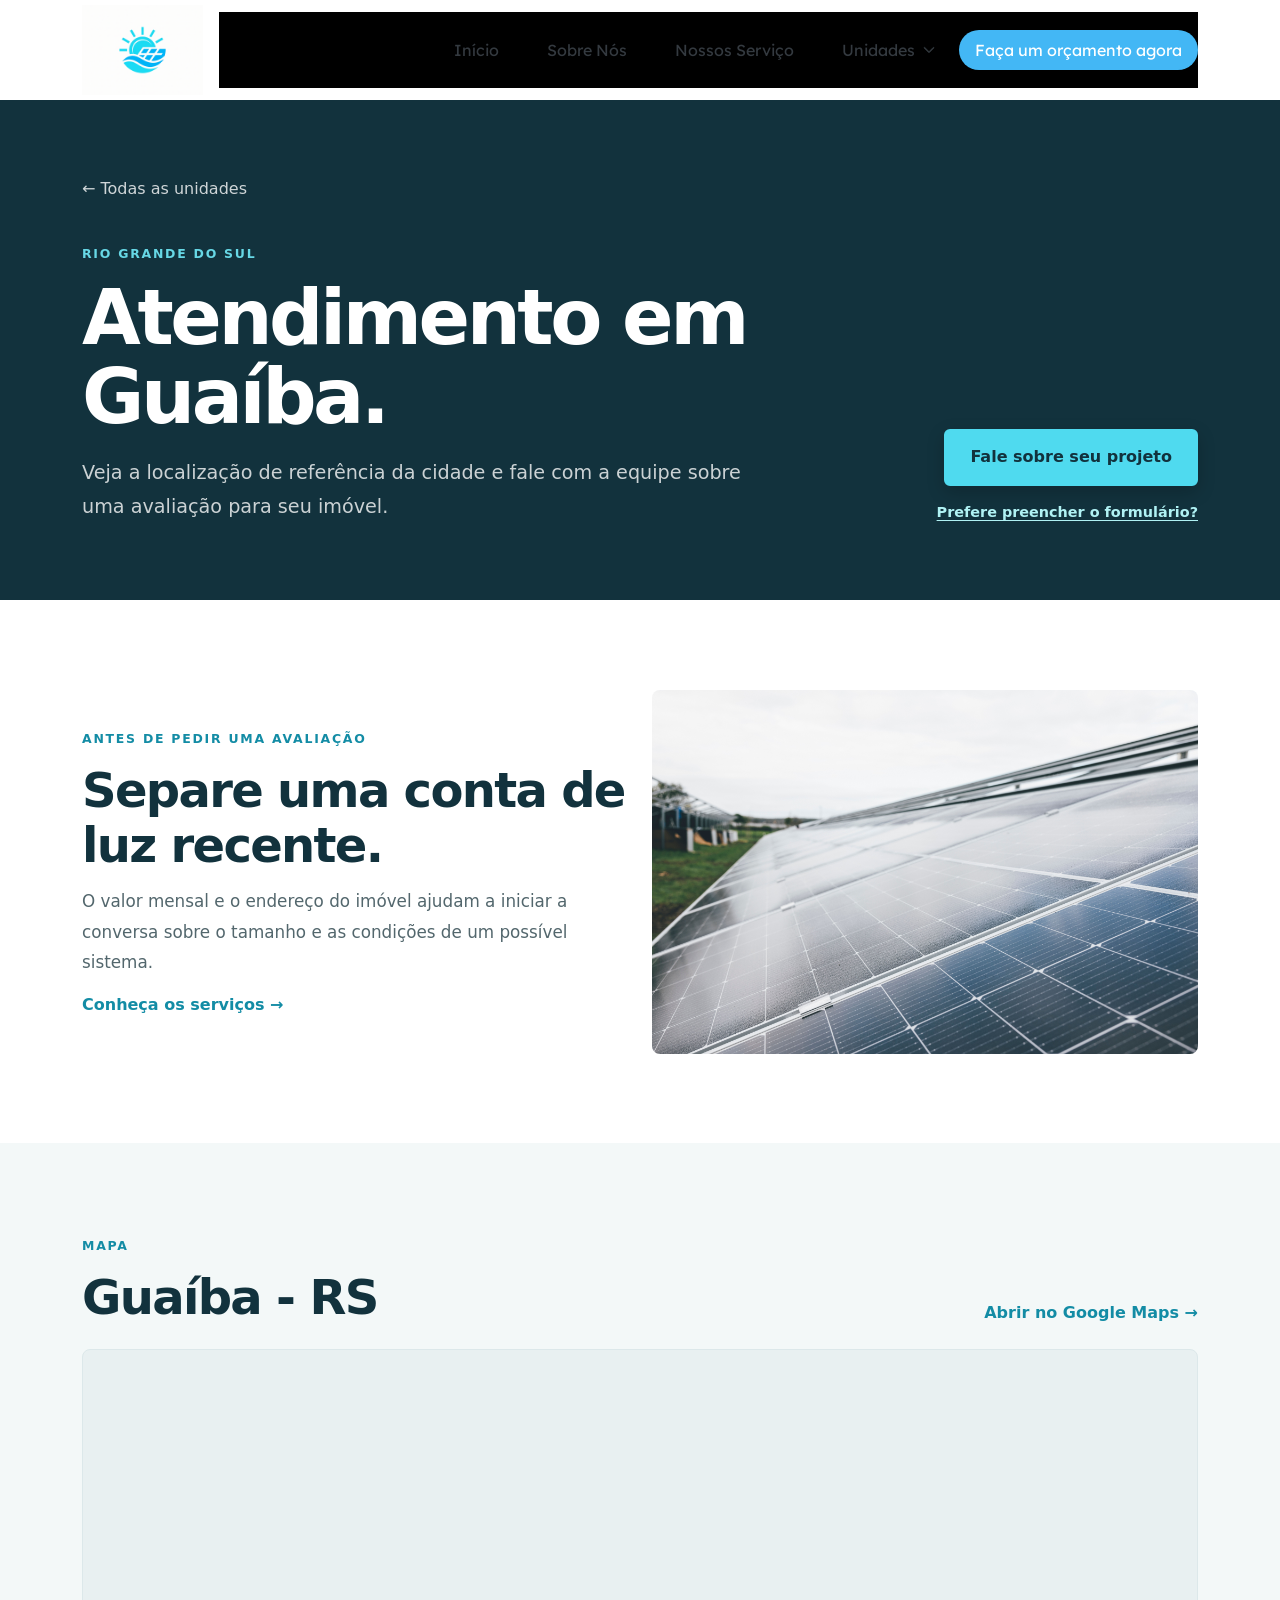
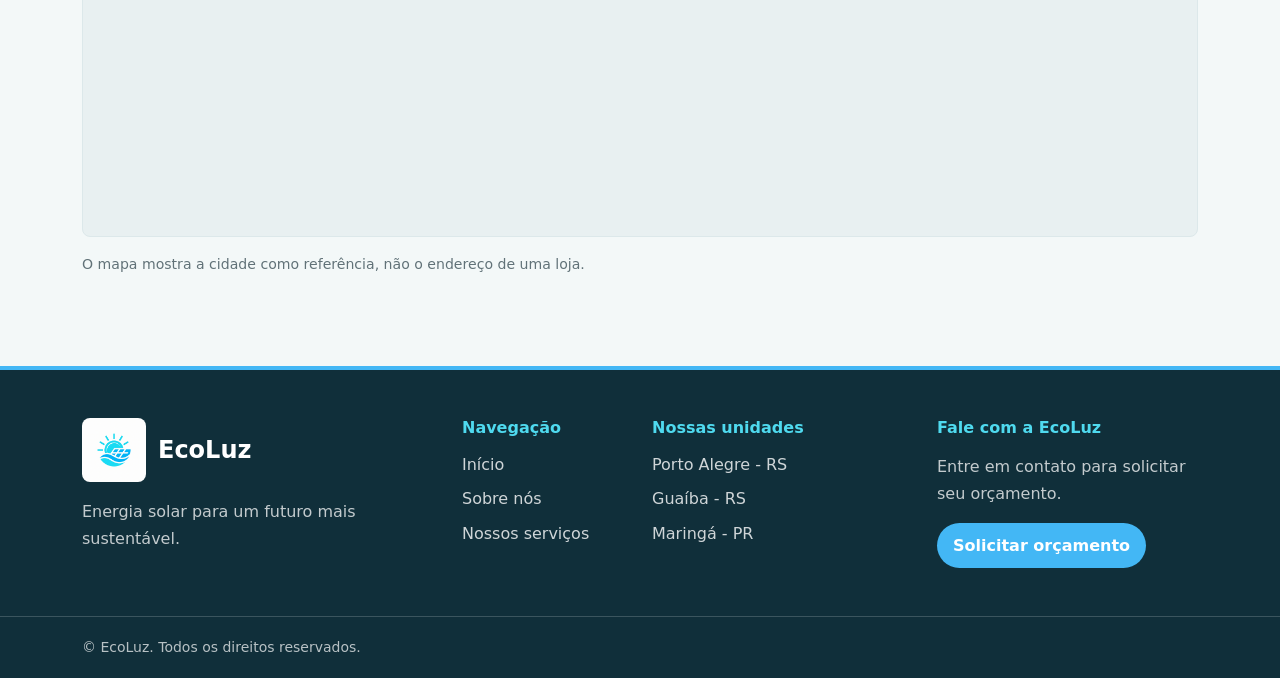
<file: gua.html>
<!DOCTYPE html>
<html lang="pt-br">
<head>
    <meta charset="UTF-8">
    <meta name="viewport" content="width=device-width, initial-scale=1.0">
    <title>Guaíba | EcoLuz</title>
    <link rel="stylesheet" href="style.css">
    <link href="https://cdn.jsdelivr.net/npm/bootstrap@5.0.2/dist/css/bootstrap.min.css" rel="stylesheet" integrity="sha384-EVSTQN3/azprG1Anm3QDgpJLIm9Nao0Yz1ztcQTwFspd3yD65VohhpuuCOmLASjC" crossorigin="anonymous">
    <script src="https://cdn.jsdelivr.net/npm/bootstrap@5.0.2/dist/js/bootstrap.bundle.min.js" integrity="sha384-MrcW6ZMFYlzcLA8Nl+NtUVF0sA7MsXsP1UyJoMp4YLEuNSfAP+JcXn/tWtIaxVXM" crossorigin="anonymous"></script>
</head>
<body>
<!--=============== Start Header Section  ===============-->
<header class="speedyui speedyui-header">
    <nav class="navbar navbar-expand-lg py-3 py-lg-0">
        <div class="container">
            <a class="navbar-brand" href="index.html">
                <img src="images/logo.jpg" height="90px" alt="">
            </a><!--brand identity-->
            <button class="navbar-toggler border-0 shadow-none" type="button" data-bs-toggle="collapse"
                data-bs-target="#navbarNavDropdown" aria-controls="navbarNavDropdown" aria-expanded="false"
                aria-label="Toggle navigation">
                <img src="images/interface.png" height="35px" alt="">
            </button><!--.navbar-toggler-->
            <div class="navbar-collapse collapse py-3 py-lg-0 bg-black px-4 px-lg-0" id="navbarNavDropdown">
                <ul class="navbar-nav align-items-start align-items-lg-center ms-auto mb-2 mb-lg-0">
                    <li class="nav-item py-2 py-lg-4">
                        <a class="nav-link px-lg-4 py-0" href="index.html">Início</a>
                    </li><!--.nav-item-->
                    <li class="nav-item py-2 py-lg-4">
                        <a class="nav-link px-lg-4 py-0" href="sobre.html">Sobre Nós</a>
                    </li><!--.nav-item-->
                    <li class="nav-item py-2 py-lg-4">
                        <a class="nav-link px-lg-4 py-0" href="servico.html">Nossos Serviço</a>
                    </li><!--.nav-item-->
                    <li class="nav-item dropdown px-lg-4 py-0">
                        <a class="nav-link d-flex align-items-center justify-content-lg-center gap-2 dropdown-toggle px-0 py-2 py-lg-4" href="unidades.html" role="button"
                            data-bs-toggle="dropdown" aria-expanded="false">
                            Unidades
                            <span class="mb-1">
                                <svg xmlns="http://www.w3.org/2000/svg" width="12" height="12" fill="currentColor" class="bi bi-chevron-down" viewBox="0 0 16 16">
                                    <path stroke="currentColor" stroke-width="1.2" fill-rule="evenodd" d="M1.646 4.646a.5.5 0 0 1 .708 0L8 10.293l5.646-5.647a.5.5 0 0 1 .708.708l-6 6a.5.5 0 0 1-.708 0l-6-6a.5.5 0 0 1 0-.708z"/>
                                </svg>
                            </span>
                        </a>
                        <ul class="dropdown-menu border-0 start-0">
                            <li><a class="dropdown-item py-2" href="poa.html">Porto Alegre-RS</a></li>
                            <li><a class="dropdown-item py-2" href="gua.html">Guaíba-RS</a></li>
                            <li><a class="dropdown-item py-2" href="mar.html">Maringá-PR</a></li>
                        </ul><!--.dropdown-menu-->
                    </li><!--.dropdown-->
                    <li class="nav-item">
                        <a target="_blank" href="https://wa.me/5599999999999?text=Ol%C3%A1%2C%20gostaria%20de%20realizar%20um%20or%C3%A7amento!%20Como%20podemos%20prosseguir%3F">
                            <button type="button" class="btn primary-btn text-white border-0 px-3 py-2 mt-2 mt-lg-0 rounded-pill">Faça um orçamento agora</button>
                        </a>
                    </li><!--.nav-item-->
                </ul><!--.navbar-nav-->
            </div><!--.navbar-collapse-->
        </div><!--.container-->
    </nav><!--nav-->
</header>
<!--=============== End Header Section  ===============-->
<main>
    <section class="location-hero">
        <div class="container">
            <a class="location-back" href="unidades.html">&larr; Todas as unidades</a>
            <div class="row align-items-end g-4">
                <div class="col-lg-8">
                    <span class="page-eyebrow">Rio Grande do Sul</span>
                    <h1>Atendimento em Guaíba.</h1>
                    <p class="page-lead">Veja a localização de referência da cidade e fale com a equipe sobre uma avaliação para seu imóvel.</p>
                </div>
                <div class="col-lg-4 text-lg-end">
                    <a class="btn page-button page-button-light" target="_blank" rel="noopener noreferrer" href="https://wa.me/5599999999999?text=Ol%C3%A1%2C%20tenho%20interesse%20em%20energia%20solar%20em%20Gua%C3%ADba.">Fale sobre seu projeto</a>
                    <a class="location-form-link" href="unidades.html#contato">Prefere preencher o formulário?</a>
                </div>
            </div>
        </div>
    </section>
    <section class="page-section">
        <div class="container">
            <div class="row align-items-center g-4">
                <div class="col-lg-6">
                    <span class="page-eyebrow">Antes de pedir uma avaliação</span>
                    <h2 class="page-section-title">Separe uma conta de luz recente.</h2>
                    <p class="page-copy">O valor mensal e o endereço do imóvel ajudam a iniciar a conversa sobre o tamanho e as condições de um possível sistema.</p>
                    <a class="text-link" href="servico.html">Conheça os serviços <span aria-hidden="true">&rarr;</span></a>
                </div>
                <div class="col-lg-6">
                    <img class="location-feature-image" src="images/placa3.jpg" alt="Painéis fotovoltaicos em uma instalação solar">
                </div>
            </div>
        </div>
    </section>
    <section class="page-section page-section-tint">
        <div class="container">
            <div class="row align-items-end g-3 mb-4">
                <div class="col-md-8">
                    <span class="page-eyebrow">Mapa</span>
                    <h2 class="page-section-title mb-0">Guaíba - RS</h2>
                </div>
                <div class="col-md-4 text-md-end">
                    <a class="text-link" target="_blank" rel="noopener noreferrer" href="https://www.google.com/maps/search/?api=1&amp;query=Guaiba%2C+RS">Abrir no Google Maps <span aria-hidden="true">&rarr;</span></a>
                </div>
            </div>
            <div class="map-frame">
                <iframe title="Mapa de referência de Guaíba, Rio Grande do Sul" src="https://www.google.com/maps?q=Guaiba%2C+RS&amp;output=embed" loading="lazy" referrerpolicy="no-referrer-when-downgrade" allowfullscreen></iframe>
            </div>
            <p class="form-note mt-3 mb-0">O mapa mostra a cidade como referência, não o endereço de uma loja.</p>
        </div>
    </section>
</main>
<footer class="site-footer">
    <div class="container site-footer-main">
        <div class="row gy-4">
            <div class="col-12 col-md-6 col-lg-4">
                <a class="site-footer-brand" href="index.html">
                    <img src="images/logo.jpg" alt="Logo EcoLuz">
                    <span>EcoLuz</span>
                </a>
                <p class="site-footer-description mb-0">Energia solar para um futuro mais sustentável.</p>
            </div>
            <div class="col-6 col-md-3 col-lg-2">
                <h2 class="site-footer-title">Navegação</h2>
                <ul class="site-footer-links">
                    <li><a href="index.html">Início</a></li>
                    <li><a href="sobre.html">Sobre nós</a></li>
                    <li><a href="servico.html">Nossos serviços</a></li>
                </ul>
            </div>
            <div class="col-6 col-md-3 col-lg-3">
                <h2 class="site-footer-title">Nossas unidades</h2>
                <ul class="site-footer-links">
                    <li><a href="poa.html">Porto Alegre - RS</a></li>
                    <li><a href="gua.html">Guaíba - RS</a></li>
                    <li><a href="mar.html">Maringá - PR</a></li>
                </ul>
            </div>
            <div class="col-12 col-lg-3">
                <h2 class="site-footer-title">Fale com a EcoLuz</h2>
                <p class="site-footer-description mb-0">Entre em contato para solicitar seu orçamento.</p>
                <a class="site-footer-cta" target="_blank" rel="noopener noreferrer" href="https://wa.me/5599999999999?text=Ol%C3%A1%2C%20gostaria%20de%20realizar%20um%20or%C3%A7amento!%20Como%20podemos%20prosseguir%3F">Solicitar orçamento</a>
            </div>
        </div>
    </div>
    <div class="site-footer-bottom">
        <div class="container">&copy; EcoLuz. Todos os direitos reservados.</div>
    </div>
</footer>
</body>
</html>
</file>
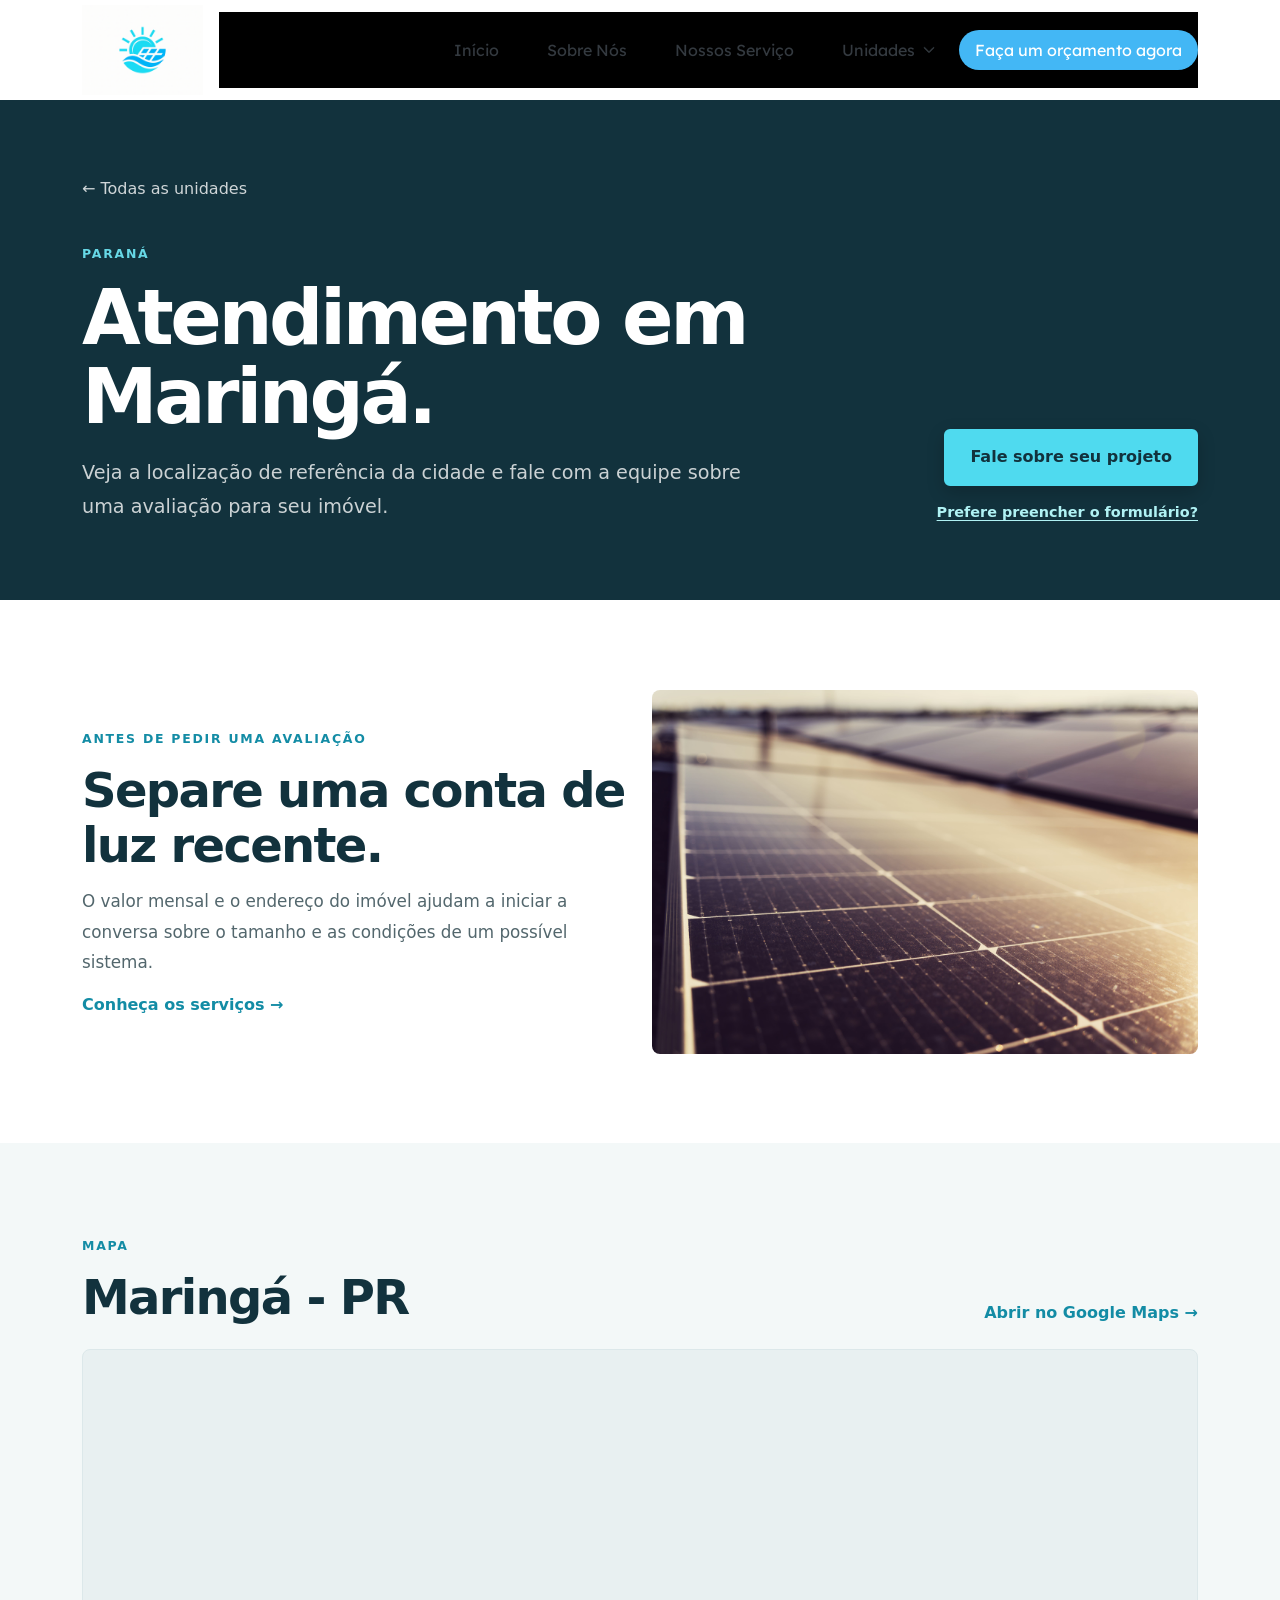
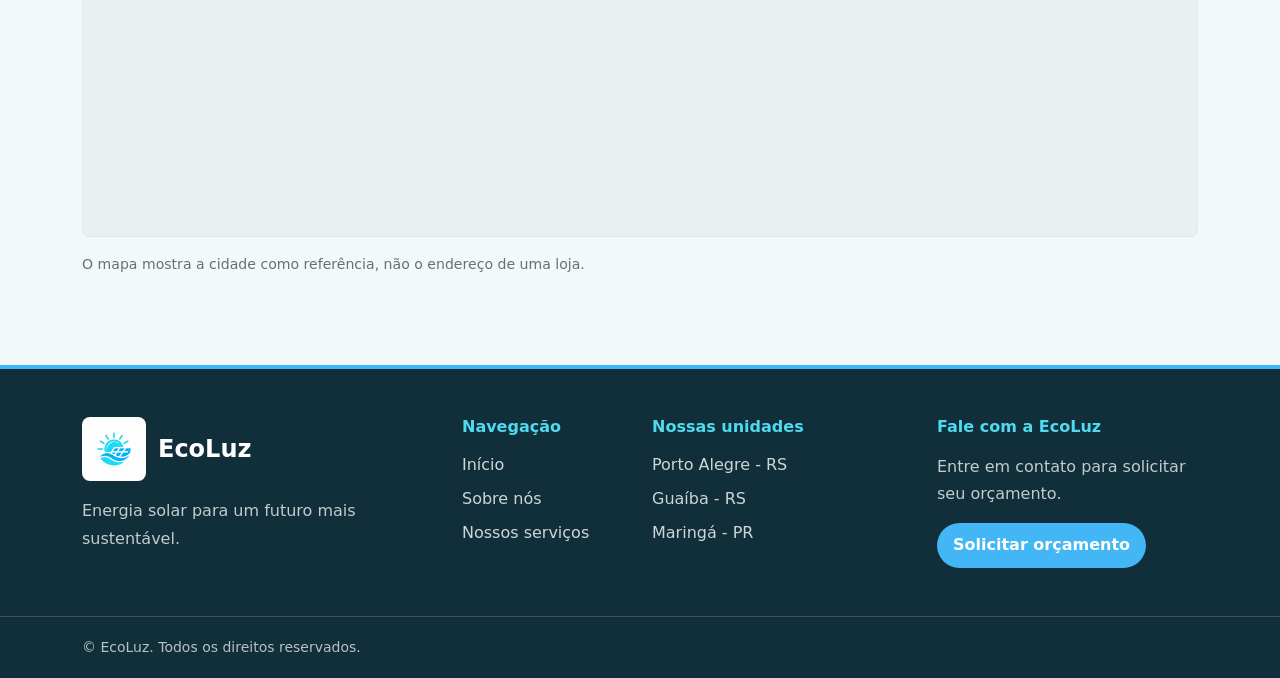
<file: mar.html>
<!DOCTYPE html>
<html lang="pt-br">
<head>
    <meta charset="UTF-8">
    <meta name="viewport" content="width=device-width, initial-scale=1.0">
    <title>Maringá | EcoLuz</title>
    <link rel="stylesheet" href="style.css">
    <link href="https://cdn.jsdelivr.net/npm/bootstrap@5.0.2/dist/css/bootstrap.min.css" rel="stylesheet" integrity="sha384-EVSTQN3/azprG1Anm3QDgpJLIm9Nao0Yz1ztcQTwFspd3yD65VohhpuuCOmLASjC" crossorigin="anonymous">
    <script src="https://cdn.jsdelivr.net/npm/bootstrap@5.0.2/dist/js/bootstrap.bundle.min.js" integrity="sha384-MrcW6ZMFYlzcLA8Nl+NtUVF0sA7MsXsP1UyJoMp4YLEuNSfAP+JcXn/tWtIaxVXM" crossorigin="anonymous"></script>
</head>
<body>
<!--=============== Start Header Section  ===============-->
<header class="speedyui speedyui-header">
    <nav class="navbar navbar-expand-lg py-3 py-lg-0">
        <div class="container">
            <a class="navbar-brand" href="index.html">
                <img src="images/logo.jpg" height="90px" alt="">
            </a><!--brand identity-->
            <button class="navbar-toggler border-0 shadow-none" type="button" data-bs-toggle="collapse"
                data-bs-target="#navbarNavDropdown" aria-controls="navbarNavDropdown" aria-expanded="false"
                aria-label="Toggle navigation">
                <img src="images/interface.png" height="35px" alt="">
            </button><!--.navbar-toggler-->
            <div class="navbar-collapse collapse py-3 py-lg-0 bg-black px-4 px-lg-0" id="navbarNavDropdown">
                <ul class="navbar-nav align-items-start align-items-lg-center ms-auto mb-2 mb-lg-0">
                    <li class="nav-item py-2 py-lg-4">
                        <a class="nav-link px-lg-4 py-0" href="index.html">Início</a>
                    </li><!--.nav-item-->
                    <li class="nav-item py-2 py-lg-4">
                        <a class="nav-link px-lg-4 py-0" href="sobre.html">Sobre Nós</a>
                    </li><!--.nav-item-->
                    <li class="nav-item py-2 py-lg-4">
                        <a class="nav-link px-lg-4 py-0" href="servico.html">Nossos Serviço</a>
                    </li><!--.nav-item-->
                    <li class="nav-item dropdown px-lg-4 py-0">
                        <a class="nav-link d-flex align-items-center justify-content-lg-center gap-2 dropdown-toggle px-0 py-2 py-lg-4" href="unidades.html" role="button"
                            data-bs-toggle="dropdown" aria-expanded="false">
                            Unidades
                            <span class="mb-1">
                                <svg xmlns="http://www.w3.org/2000/svg" width="12" height="12" fill="currentColor" class="bi bi-chevron-down" viewBox="0 0 16 16">
                                    <path stroke="currentColor" stroke-width="1.2" fill-rule="evenodd" d="M1.646 4.646a.5.5 0 0 1 .708 0L8 10.293l5.646-5.647a.5.5 0 0 1 .708.708l-6 6a.5.5 0 0 1-.708 0l-6-6a.5.5 0 0 1 0-.708z"/>
                                </svg>
                            </span>
                        </a>
                        <ul class="dropdown-menu border-0 start-0">
                            <li><a class="dropdown-item py-2" href="poa.html">Porto Alegre-RS</a></li>
                            <li><a class="dropdown-item py-2" href="gua.html">Guaíba-RS</a></li>
                            <li><a class="dropdown-item py-2" href="mar.html">Maringá-PR</a></li>
                        </ul><!--.dropdown-menu-->
                    </li><!--.dropdown-->
                    <li class="nav-item">
                        <a target="_blank" href="https://wa.me/5599999999999?text=Ol%C3%A1%2C%20gostaria%20de%20realizar%20um%20or%C3%A7amento!%20Como%20podemos%20prosseguir%3F">
                            <button type="button" class="btn primary-btn text-white border-0 px-3 py-2 mt-2 mt-lg-0 rounded-pill">Faça um orçamento agora</button>
                        </a>
                    </li><!--.nav-item-->
                </ul><!--.navbar-nav-->
            </div><!--.navbar-collapse-->
        </div><!--.container-->
    </nav><!--nav-->
</header>
<!--=============== End Header Section  ===============-->
<main>
    <section class="location-hero">
        <div class="container">
            <a class="location-back" href="unidades.html">&larr; Todas as unidades</a>
            <div class="row align-items-end g-4">
                <div class="col-lg-8">
                    <span class="page-eyebrow">Paraná</span>
                    <h1>Atendimento em Maringá.</h1>
                    <p class="page-lead">Veja a localização de referência da cidade e fale com a equipe sobre uma avaliação para seu imóvel.</p>
                </div>
                <div class="col-lg-4 text-lg-end">
                    <a class="btn page-button page-button-light" target="_blank" rel="noopener noreferrer" href="https://wa.me/5599999999999?text=Ol%C3%A1%2C%20tenho%20interesse%20em%20energia%20solar%20em%20Maring%C3%A1.">Fale sobre seu projeto</a>
                    <a class="location-form-link" href="unidades.html#contato">Prefere preencher o formulário?</a>
                </div>
            </div>
        </div>
    </section>
    <section class="page-section">
        <div class="container">
            <div class="row align-items-center g-4">
                <div class="col-lg-6">
                    <span class="page-eyebrow">Antes de pedir uma avaliação</span>
                    <h2 class="page-section-title">Separe uma conta de luz recente.</h2>
                    <p class="page-copy">O valor mensal e o endereço do imóvel ajudam a iniciar a conversa sobre o tamanho e as condições de um possível sistema.</p>
                    <a class="text-link" href="servico.html">Conheça os serviços <span aria-hidden="true">&rarr;</span></a>
                </div>
                <div class="col-lg-6">
                    <img class="location-feature-image" src="images/placa1.jpg" alt="Módulos solares voltados para geração de energia limpa">
                </div>
            </div>
        </div>
    </section>
    <section class="page-section page-section-tint">
        <div class="container">
            <div class="row align-items-end g-3 mb-4">
                <div class="col-md-8">
                    <span class="page-eyebrow">Mapa</span>
                    <h2 class="page-section-title mb-0">Maringá - PR</h2>
                </div>
                <div class="col-md-4 text-md-end">
                    <a class="text-link" target="_blank" rel="noopener noreferrer" href="https://www.google.com/maps/search/?api=1&amp;query=Maringa%2C+PR">Abrir no Google Maps <span aria-hidden="true">&rarr;</span></a>
                </div>
            </div>
            <div class="map-frame">
                <iframe title="Mapa de referência de Maringá, Paraná" src="https://www.google.com/maps?q=Maringa%2C+PR&amp;output=embed" loading="lazy" referrerpolicy="no-referrer-when-downgrade" allowfullscreen></iframe>
            </div>
            <p class="form-note mt-3 mb-0">O mapa mostra a cidade como referência, não o endereço de uma loja.</p>
        </div>
    </section>
</main>
<footer class="site-footer">
    <div class="container site-footer-main">
        <div class="row gy-4">
            <div class="col-12 col-md-6 col-lg-4">
                <a class="site-footer-brand" href="index.html">
                    <img src="images/logo.jpg" alt="Logo EcoLuz">
                    <span>EcoLuz</span>
                </a>
                <p class="site-footer-description mb-0">Energia solar para um futuro mais sustentável.</p>
            </div>
            <div class="col-6 col-md-3 col-lg-2">
                <h2 class="site-footer-title">Navegação</h2>
                <ul class="site-footer-links">
                    <li><a href="index.html">Início</a></li>
                    <li><a href="sobre.html">Sobre nós</a></li>
                    <li><a href="servico.html">Nossos serviços</a></li>
                </ul>
            </div>
            <div class="col-6 col-md-3 col-lg-3">
                <h2 class="site-footer-title">Nossas unidades</h2>
                <ul class="site-footer-links">
                    <li><a href="poa.html">Porto Alegre - RS</a></li>
                    <li><a href="gua.html">Guaíba - RS</a></li>
                    <li><a href="mar.html">Maringá - PR</a></li>
                </ul>
            </div>
            <div class="col-12 col-lg-3">
                <h2 class="site-footer-title">Fale com a EcoLuz</h2>
                <p class="site-footer-description mb-0">Entre em contato para solicitar seu orçamento.</p>
                <a class="site-footer-cta" target="_blank" rel="noopener noreferrer" href="https://wa.me/5599999999999?text=Ol%C3%A1%2C%20gostaria%20de%20realizar%20um%20or%C3%A7amento!%20Como%20podemos%20prosseguir%3F">Solicitar orçamento</a>
            </div>
        </div>
    </div>
    <div class="site-footer-bottom">
        <div class="container">&copy; EcoLuz. Todos os direitos reservados.</div>
    </div>
</footer>
</body>
</html>
</file>
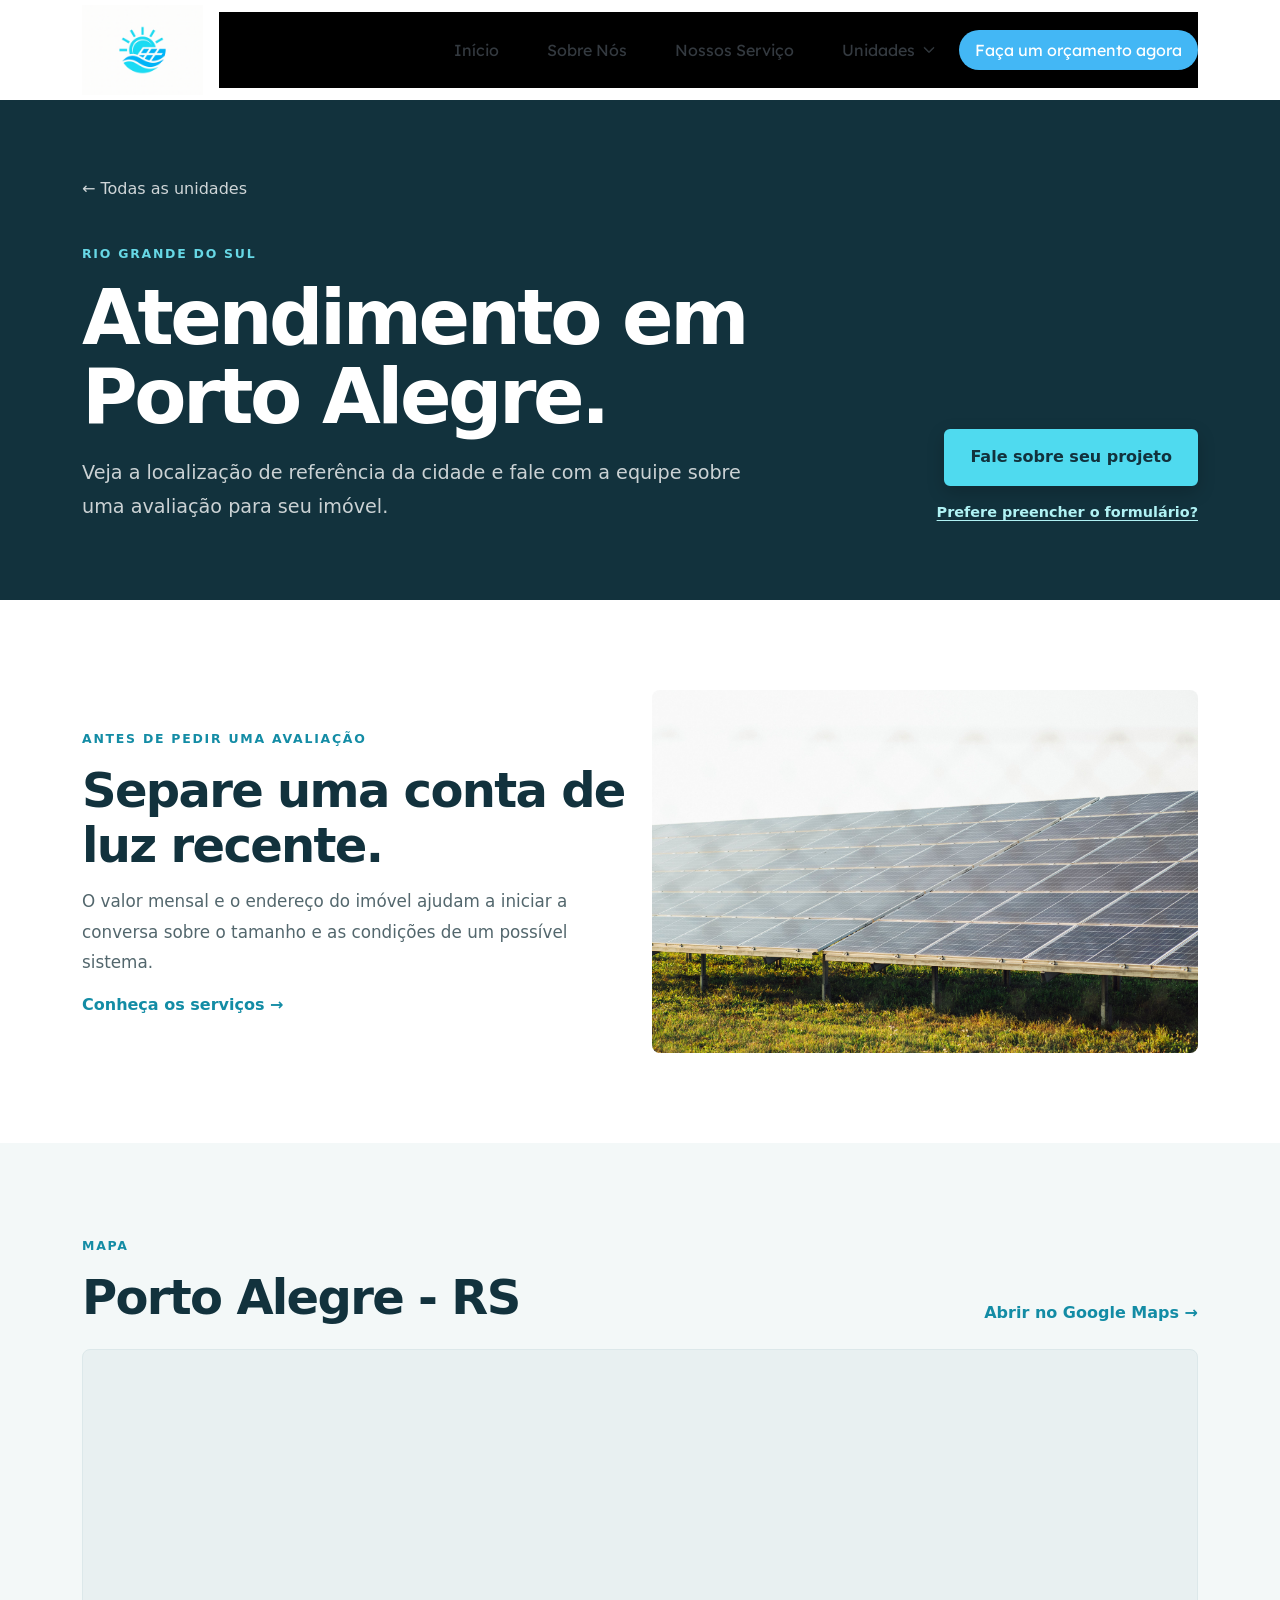
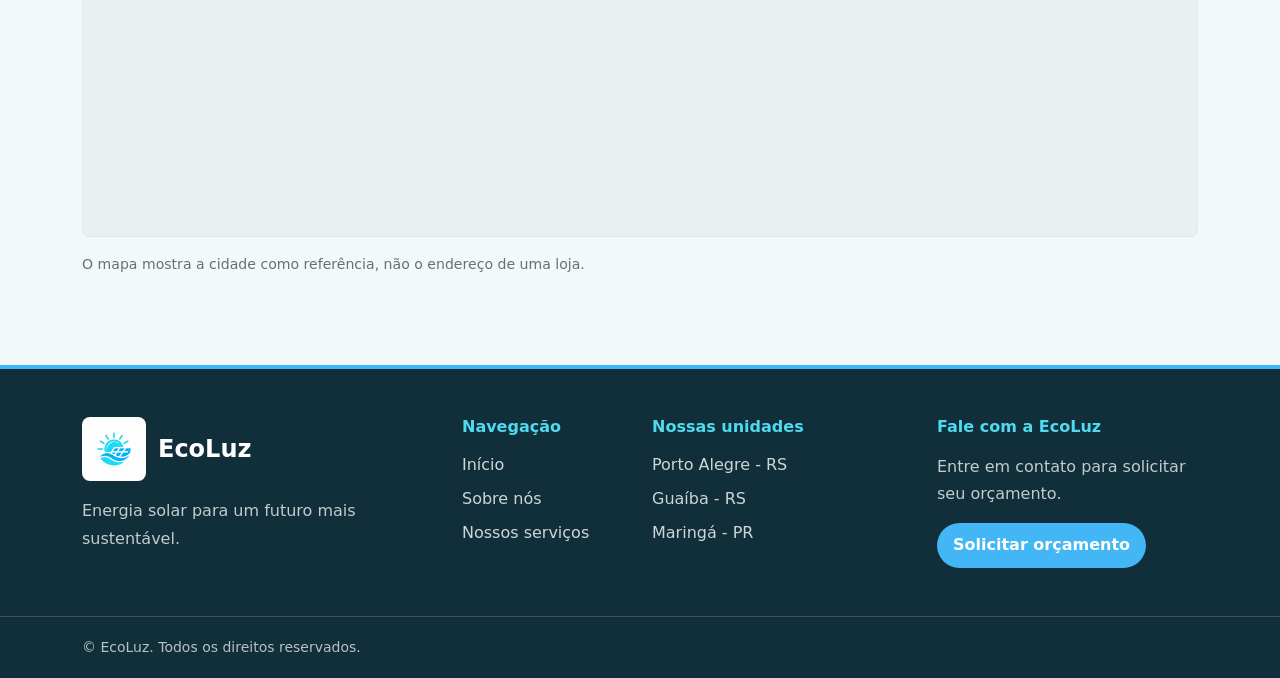
<file: poa.html>
<!DOCTYPE html>
<html lang="pt-br">
<head>
    <meta charset="UTF-8">
    <meta name="viewport" content="width=device-width, initial-scale=1.0">
    <title>Porto Alegre | EcoLuz</title>
    <link rel="stylesheet" href="style.css">
    <link href="https://cdn.jsdelivr.net/npm/bootstrap@5.0.2/dist/css/bootstrap.min.css" rel="stylesheet" integrity="sha384-EVSTQN3/azprG1Anm3QDgpJLIm9Nao0Yz1ztcQTwFspd3yD65VohhpuuCOmLASjC" crossorigin="anonymous">
    <script src="https://cdn.jsdelivr.net/npm/bootstrap@5.0.2/dist/js/bootstrap.bundle.min.js" integrity="sha384-MrcW6ZMFYlzcLA8Nl+NtUVF0sA7MsXsP1UyJoMp4YLEuNSfAP+JcXn/tWtIaxVXM" crossorigin="anonymous"></script>
</head>
<body>
<!--=============== Start Header Section  ===============-->
<header class="speedyui speedyui-header">
    <nav class="navbar navbar-expand-lg py-3 py-lg-0">
        <div class="container">
            <a class="navbar-brand" href="index.html">
                <img src="images/logo.jpg" height="90px" alt="">
            </a><!--brand identity-->
            <button class="navbar-toggler border-0 shadow-none" type="button" data-bs-toggle="collapse"
                data-bs-target="#navbarNavDropdown" aria-controls="navbarNavDropdown" aria-expanded="false"
                aria-label="Toggle navigation">
                <img src="images/interface.png" height="35px" alt="">
            </button><!--.navbar-toggler-->
            <div class="navbar-collapse collapse py-3 py-lg-0 bg-black px-4 px-lg-0" id="navbarNavDropdown">
                <ul class="navbar-nav align-items-start align-items-lg-center ms-auto mb-2 mb-lg-0">
                    <li class="nav-item py-2 py-lg-4">
                        <a class="nav-link px-lg-4 py-0" href="index.html">Início</a>
                    </li><!--.nav-item-->
                    <li class="nav-item py-2 py-lg-4">
                        <a class="nav-link px-lg-4 py-0" href="sobre.html">Sobre Nós</a>
                    </li><!--.nav-item-->
                    <li class="nav-item py-2 py-lg-4">
                        <a class="nav-link px-lg-4 py-0" href="servico.html">Nossos Serviço</a>
                    </li><!--.nav-item-->
                    <li class="nav-item dropdown px-lg-4 py-0">
                        <a class="nav-link d-flex align-items-center justify-content-lg-center gap-2 dropdown-toggle px-0 py-2 py-lg-4" href="unidades.html" role="button"
                            data-bs-toggle="dropdown" aria-expanded="false">
                            Unidades
                            <span class="mb-1">
                                <svg xmlns="http://www.w3.org/2000/svg" width="12" height="12" fill="currentColor" class="bi bi-chevron-down" viewBox="0 0 16 16">
                                    <path stroke="currentColor" stroke-width="1.2" fill-rule="evenodd" d="M1.646 4.646a.5.5 0 0 1 .708 0L8 10.293l5.646-5.647a.5.5 0 0 1 .708.708l-6 6a.5.5 0 0 1-.708 0l-6-6a.5.5 0 0 1 0-.708z"/>
                                </svg>
                            </span>
                        </a>
                        <ul class="dropdown-menu border-0 start-0">
                            <li><a class="dropdown-item py-2" href="poa.html">Porto Alegre-RS</a></li>
                            <li><a class="dropdown-item py-2" href="gua.html">Guaíba-RS</a></li>
                            <li><a class="dropdown-item py-2" href="mar.html">Maringá-PR</a></li>
                        </ul><!--.dropdown-menu-->
                    </li><!--.dropdown-->
                    <li class="nav-item">
                        <a target="_blank" href="https://wa.me/5599999999999?text=Ol%C3%A1%2C%20gostaria%20de%20realizar%20um%20or%C3%A7amento!%20Como%20podemos%20prosseguir%3F">
                            <button type="button" class="btn primary-btn text-white border-0 px-3 py-2 mt-2 mt-lg-0 rounded-pill">Faça um orçamento agora</button>
                        </a>
                    </li><!--.nav-item-->
                </ul><!--.navbar-nav-->
            </div><!--.navbar-collapse-->
        </div><!--.container-->
    </nav><!--nav-->
</header>
<!--=============== End Header Section  ===============-->
<main>
    <section class="location-hero">
        <div class="container">
            <a class="location-back" href="unidades.html">&larr; Todas as unidades</a>
            <div class="row align-items-end g-4">
                <div class="col-lg-8">
                    <span class="page-eyebrow">Rio Grande do Sul</span>
                    <h1>Atendimento em Porto Alegre.</h1>
                    <p class="page-lead">Veja a localização de referência da cidade e fale com a equipe sobre uma avaliação para seu imóvel.</p>
                </div>
                <div class="col-lg-4 text-lg-end">
                    <a class="btn page-button page-button-light" target="_blank" rel="noopener noreferrer" href="https://wa.me/5599999999999?text=Ol%C3%A1%2C%20tenho%20interesse%20em%20energia%20solar%20em%20Porto%20Alegre.">Fale sobre seu projeto</a>
                    <a class="location-form-link" href="unidades.html#contato">Prefere preencher o formulário?</a>
                </div>
            </div>
        </div>
    </section>
    <section class="page-section">
        <div class="container">
            <div class="row align-items-center g-4">
                <div class="col-lg-6">
                    <span class="page-eyebrow">Antes de pedir uma avaliação</span>
                    <h2 class="page-section-title">Separe uma conta de luz recente.</h2>
                    <p class="page-copy">O valor mensal e o endereço do imóvel ajudam a iniciar a conversa sobre o tamanho e as condições de um possível sistema.</p>
                    <a class="text-link" href="servico.html">Conheça os serviços <span aria-hidden="true">&rarr;</span></a>
                </div>
                <div class="col-lg-6">
                    <img class="location-feature-image" src="images/placa2.jpg" alt="Módulos de energia solar instalados">
                </div>
            </div>
        </div>
    </section>
    <section class="page-section page-section-tint">
        <div class="container">
            <div class="row align-items-end g-3 mb-4">
                <div class="col-md-8">
                    <span class="page-eyebrow">Mapa</span>
                    <h2 class="page-section-title mb-0">Porto Alegre - RS</h2>
                </div>
                <div class="col-md-4 text-md-end">
                    <a class="text-link" target="_blank" rel="noopener noreferrer" href="https://www.google.com/maps/search/?api=1&amp;query=Porto+Alegre%2C+RS">Abrir no Google Maps <span aria-hidden="true">&rarr;</span></a>
                </div>
            </div>
            <div class="map-frame">
                <iframe title="Mapa de referência de Porto Alegre, Rio Grande do Sul" src="https://www.google.com/maps?q=Porto+Alegre%2C+RS&amp;output=embed" loading="lazy" referrerpolicy="no-referrer-when-downgrade" allowfullscreen></iframe>
            </div>
            <p class="form-note mt-3 mb-0">O mapa mostra a cidade como referência, não o endereço de uma loja.</p>
        </div>
    </section>
</main>
<footer class="site-footer">
    <div class="container site-footer-main">
        <div class="row gy-4">
            <div class="col-12 col-md-6 col-lg-4">
                <a class="site-footer-brand" href="index.html">
                    <img src="images/logo.jpg" alt="Logo EcoLuz">
                    <span>EcoLuz</span>
                </a>
                <p class="site-footer-description mb-0">Energia solar para um futuro mais sustentável.</p>
            </div>
            <div class="col-6 col-md-3 col-lg-2">
                <h2 class="site-footer-title">Navegação</h2>
                <ul class="site-footer-links">
                    <li><a href="index.html">Início</a></li>
                    <li><a href="sobre.html">Sobre nós</a></li>
                    <li><a href="servico.html">Nossos serviços</a></li>
                </ul>
            </div>
            <div class="col-6 col-md-3 col-lg-3">
                <h2 class="site-footer-title">Nossas unidades</h2>
                <ul class="site-footer-links">
                    <li><a href="poa.html">Porto Alegre - RS</a></li>
                    <li><a href="gua.html">Guaíba - RS</a></li>
                    <li><a href="mar.html">Maringá - PR</a></li>
                </ul>
            </div>
            <div class="col-12 col-lg-3">
                <h2 class="site-footer-title">Fale com a EcoLuz</h2>
                <p class="site-footer-description mb-0">Entre em contato para solicitar seu orçamento.</p>
                <a class="site-footer-cta" target="_blank" rel="noopener noreferrer" href="https://wa.me/5599999999999?text=Ol%C3%A1%2C%20gostaria%20de%20realizar%20um%20or%C3%A7amento!%20Como%20podemos%20prosseguir%3F">Solicitar orçamento</a>
            </div>
        </div>
    </div>
    <div class="site-footer-bottom">
        <div class="container">&copy; EcoLuz. Todos os direitos reservados.</div>
    </div>
</footer>
</body>
</html>
</file>
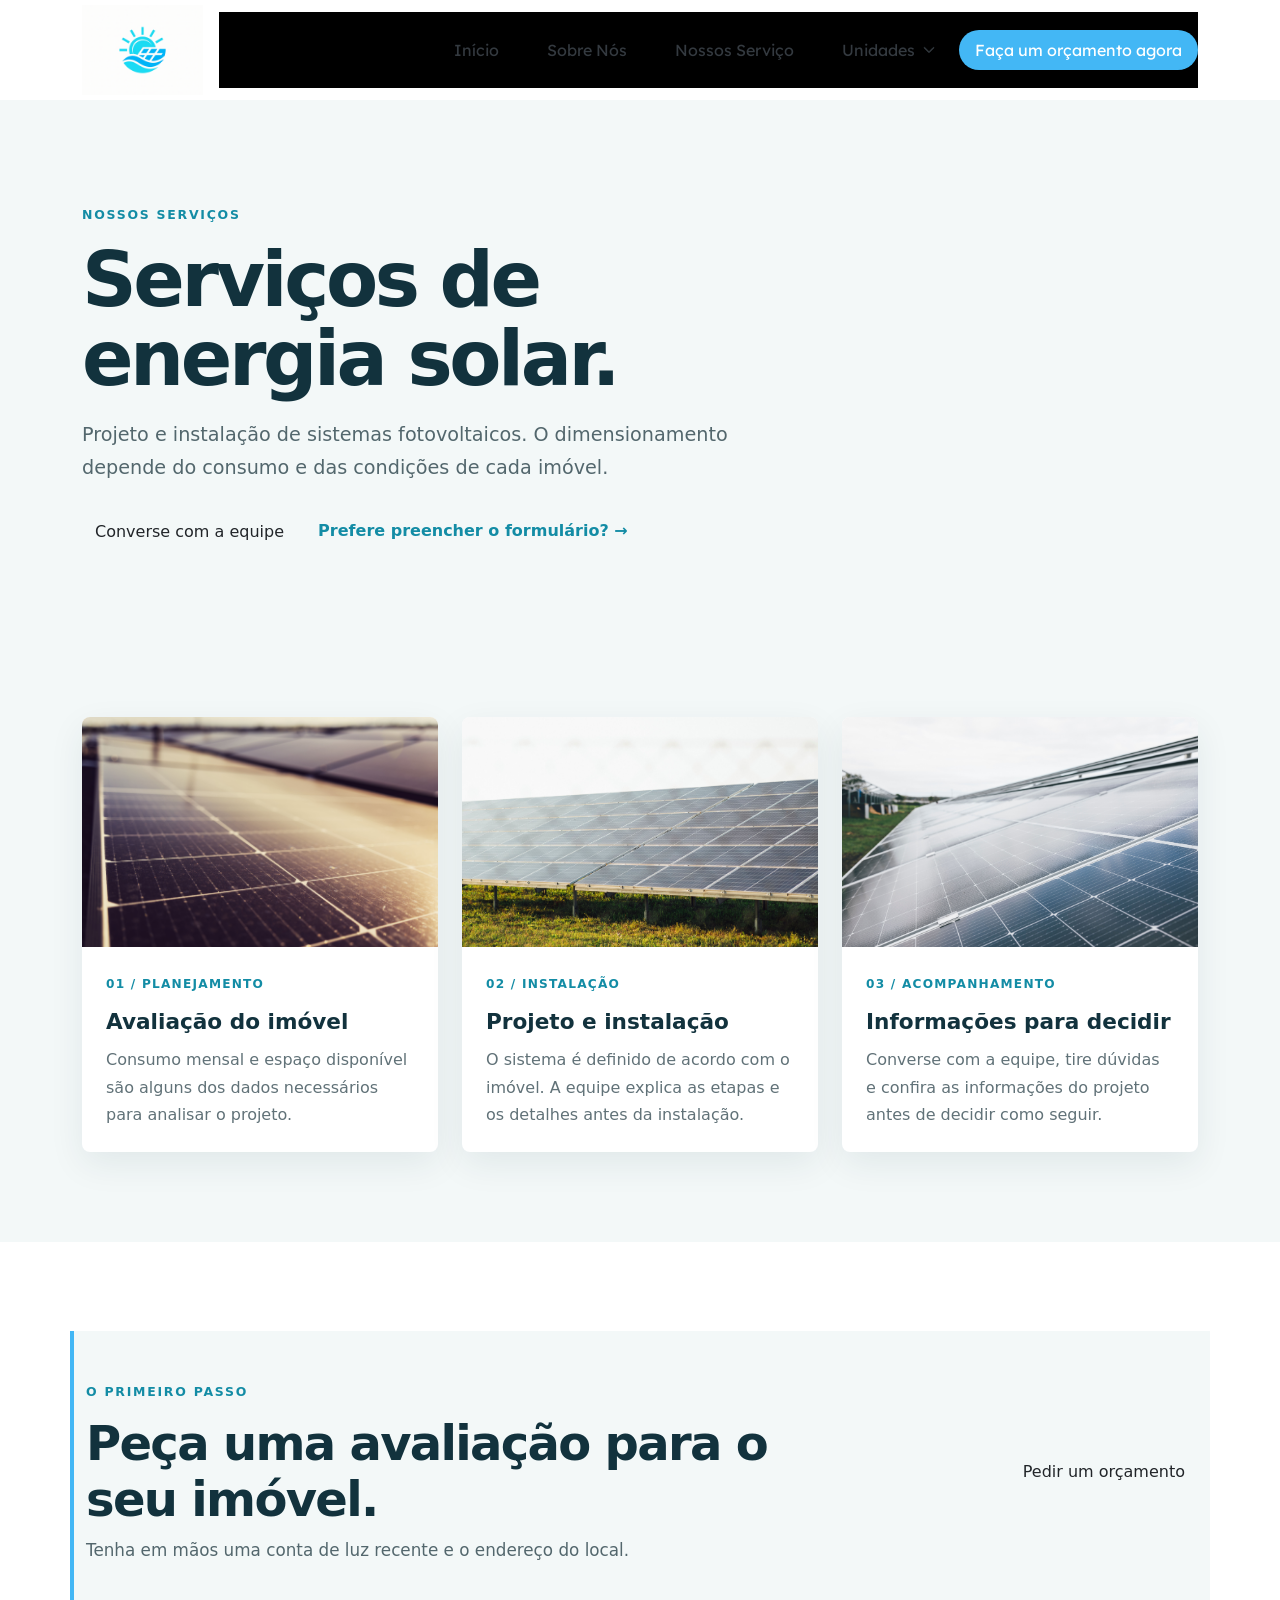
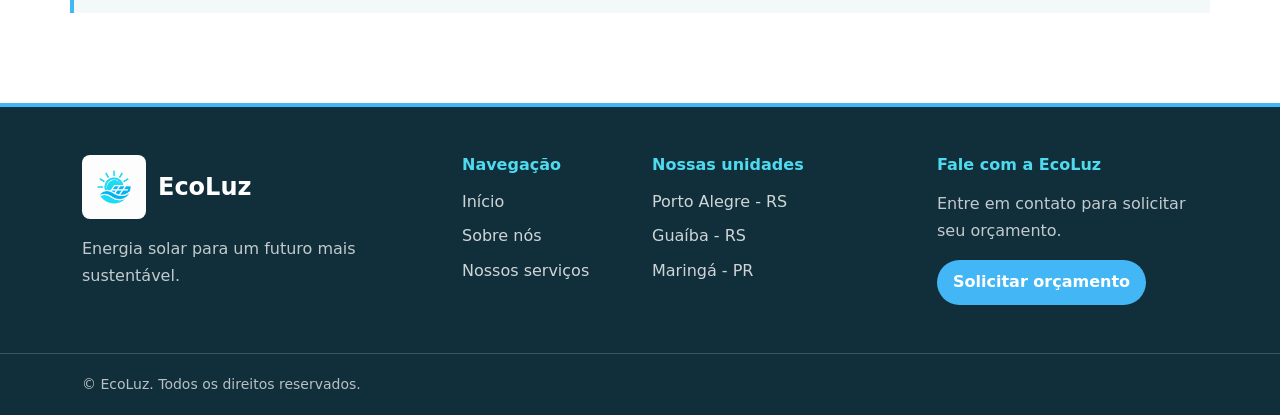
<file: servico.html>
<!DOCTYPE html>
<html lang="pt-br">
<head>
    <meta charset="UTF-8">
    <meta name="viewport" content="width=device-width, initial-scale=1.0">
    <title>Serviços | EcoLuz</title>
    <link rel="stylesheet" href="style.css">
    <link href="https://cdn.jsdelivr.net/npm/bootstrap@5.0.2/dist/css/bootstrap.min.css" rel="stylesheet" integrity="sha384-EVSTQN3/azprG1Anm3QDgpJLIm9Nao0Yz1ztcQTwFspd3yD65VohhpuuCOmLASjC" crossorigin="anonymous">
    <script src="https://cdn.jsdelivr.net/npm/bootstrap@5.0.2/dist/js/bootstrap.bundle.min.js" integrity="sha384-MrcW6ZMFYlzcLA8Nl+NtUVF0sA7MsXsP1UyJoMp4YLEuNSfAP+JcXn/tWtIaxVXM" crossorigin="anonymous"></script>
</head>
<body>
<!--=============== Start Header Section  ===============-->
<header class="speedyui speedyui-header">
    <nav class="navbar navbar-expand-lg py-3 py-lg-0">
        <div class="container">
            <a class="navbar-brand" href="index.html">
                <img src="images/logo.jpg" height="90px" alt="">
            </a><!--brand identity-->
            <button class="navbar-toggler border-0 shadow-none" type="button" data-bs-toggle="collapse"
                data-bs-target="#navbarNavDropdown" aria-controls="navbarNavDropdown" aria-expanded="false"
                aria-label="Toggle navigation">
                <img src="images/interface.png" height="35px" alt="">
            </button><!--.navbar-toggler-->
            <div class="navbar-collapse collapse py-3 py-lg-0 bg-black px-4 px-lg-0" id="navbarNavDropdown">
                <ul class="navbar-nav align-items-start align-items-lg-center ms-auto mb-2 mb-lg-0">
                    <li class="nav-item py-2 py-lg-4">
                        <a class="nav-link px-lg-4 py-0" href="index.html">Início</a>
                    </li><!--.nav-item-->
                    <li class="nav-item py-2 py-lg-4">
                        <a class="nav-link px-lg-4 py-0" href="sobre.html">Sobre Nós</a>
                    </li><!--.nav-item-->
                    <li class="nav-item py-2 py-lg-4">
                        <a class="nav-link px-lg-4 py-0" href="servico.html">Nossos Serviço</a>
                    </li><!--.nav-item-->
                    <li class="nav-item dropdown px-lg-4 py-0">
                        <a class="nav-link d-flex align-items-center justify-content-lg-center gap-2 dropdown-toggle px-0 py-2 py-lg-4" href="unidades.html" role="button"
                            data-bs-toggle="dropdown" aria-expanded="false">
                            Unidades
                            <span class="mb-1">
                                <svg xmlns="http://www.w3.org/2000/svg" width="12" height="12" fill="currentColor" class="bi bi-chevron-down" viewBox="0 0 16 16">
                                    <path stroke="currentColor" stroke-width="1.2" fill-rule="evenodd" d="M1.646 4.646a.5.5 0 0 1 .708 0L8 10.293l5.646-5.647a.5.5 0 0 1 .708.708l-6 6a.5.5 0 0 1-.708 0l-6-6a.5.5 0 0 1 0-.708z"/>
                                </svg>
                            </span>
                        </a>
                        <ul class="dropdown-menu border-0 start-0">
                            <li><a class="dropdown-item py-2" href="poa.html">Porto Alegre-RS</a></li>
                            <li><a class="dropdown-item py-2" href="gua.html">Guaíba-RS</a></li>
                            <li><a class="dropdown-item py-2" href="mar.html">Maringá-PR</a></li>
                        </ul><!--.dropdown-menu-->
                    </li><!--.dropdown-->
                    <li class="nav-item">
                        <a target="_blank" href="https://wa.me/5599999999999?text=Ol%C3%A1%2C%20gostaria%20de%20realizar%20um%20or%C3%A7amento!%20Como%20podemos%20prosseguir%3F">
                            <button type="button" class="btn primary-btn text-white border-0 px-3 py-2 mt-2 mt-lg-0 rounded-pill">Faça um orçamento agora</button>
                        </a>
                    </li><!--.nav-item-->
                </ul><!--.navbar-nav-->
            </div><!--.navbar-collapse-->
        </div><!--.container-->
    </nav><!--nav-->
</header>
<!--=============== End Header Section  ===============-->
<main>
    <section class="page-hero page-hero-compact">
        <div class="container">
            <span class="page-eyebrow">Nossos serviços</span>
            <h1>Serviços de energia solar.</h1>
            <p class="page-lead page-lead-narrow">Projeto e instalação de sistemas fotovoltaicos. O dimensionamento depende do consumo e das condições de cada imóvel.</p>
            <a class="btn page-button" target="_blank" rel="noopener noreferrer" href="https://wa.me/5599999999999?text=Ol%C3%A1%2C%20gostaria%20de%20conversar%20sobre%20energia%20solar.">Converse com a equipe</a>
            <a class="text-link ms-3" href="unidades.html#contato">Prefere preencher o formulário? <span aria-hidden="true">&rarr;</span></a>
        </div>
    </section>
    <section class="page-section page-section-tint">
        <div class="container">
            <div class="row g-4">
                <div class="col-md-4">
                    <article class="service-card">
                        <div class="service-card-image service-card-image-project" role="img" aria-label="Painéis solares recebendo luz do sol"></div>
                        <div class="service-card-content">
                            <span class="page-card-number">01 / Planejamento</span>
                            <h2>Avaliação do imóvel</h2>
                            <p>Consumo mensal e espaço disponível são alguns dos dados necessários para analisar o projeto.</p>
                        </div>
                    </article>
                </div>
                <div class="col-md-4">
                    <article class="service-card">
                        <div class="service-card-image service-card-image-installation" role="img" aria-label="Sistema de energia solar instalado"></div>
                        <div class="service-card-content">
                            <span class="page-card-number">02 / Instalação</span>
                            <h2>Projeto e instalação</h2>
                            <p>O sistema é definido de acordo com o imóvel. A equipe explica as etapas e os detalhes antes da instalação.</p>
                        </div>
                    </article>
                </div>
                <div class="col-md-4">
                    <article class="service-card">
                        <div class="service-card-image service-card-image-support" role="img" aria-label="Placas solares em um dia ensolarado"></div>
                        <div class="service-card-content">
                            <span class="page-card-number">03 / Acompanhamento</span>
                            <h2>Informações para decidir</h2>
                            <p>Converse com a equipe, tire dúvidas e confira as informações do projeto antes de decidir como seguir.</p>
                        </div>
                    </article>
                </div>
            </div>
        </div>
    </section>
    <section class="page-section">
        <div class="container page-note">
            <div>
                <span class="page-eyebrow">O primeiro passo</span>
                <h2 class="page-section-title mb-2">Peça uma avaliação para o seu imóvel.</h2>
                <p class="page-copy mb-0">Tenha em mãos uma conta de luz recente e o endereço do local.</p>
            </div>
            <a class="btn page-button mt-3 mt-lg-0" target="_blank" rel="noopener noreferrer" href="https://wa.me/5599999999999?text=Ol%C3%A1%2C%20gostaria%20de%20realizar%20um%20or%C3%A7amento!">Pedir um orçamento</a>
        </div>
    </section>
</main>
<footer class="site-footer">
    <div class="container site-footer-main">
        <div class="row gy-4">
            <div class="col-12 col-md-6 col-lg-4">
                <a class="site-footer-brand" href="index.html">
                    <img src="images/logo.jpg" alt="Logo EcoLuz">
                    <span>EcoLuz</span>
                </a>
                <p class="site-footer-description mb-0">Energia solar para um futuro mais sustentável.</p>
            </div>
            <div class="col-6 col-md-3 col-lg-2">
                <h2 class="site-footer-title">Navegação</h2>
                <ul class="site-footer-links">
                    <li><a href="index.html">Início</a></li>
                    <li><a href="sobre.html">Sobre nós</a></li>
                    <li><a href="servico.html">Nossos serviços</a></li>
                </ul>
            </div>
            <div class="col-6 col-md-3 col-lg-3">
                <h2 class="site-footer-title">Nossas unidades</h2>
                <ul class="site-footer-links">
                    <li><a href="poa.html">Porto Alegre - RS</a></li>
                    <li><a href="gua.html">Guaíba - RS</a></li>
                    <li><a href="mar.html">Maringá - PR</a></li>
                </ul>
            </div>
            <div class="col-12 col-lg-3">
                <h2 class="site-footer-title">Fale com a EcoLuz</h2>
                <p class="site-footer-description mb-0">Entre em contato para solicitar seu orçamento.</p>
                <a class="site-footer-cta" target="_blank" rel="noopener noreferrer" href="https://wa.me/5599999999999?text=Ol%C3%A1%2C%20gostaria%20de%20realizar%20um%20or%C3%A7amento!%20Como%20podemos%20prosseguir%3F">Solicitar orçamento</a>
            </div>
        </div>
    </div>
    <div class="site-footer-bottom">
        <div class="container">&copy; EcoLuz. Todos os direitos reservados.</div>
    </div>
</footer>
</body>
</html>
</file>
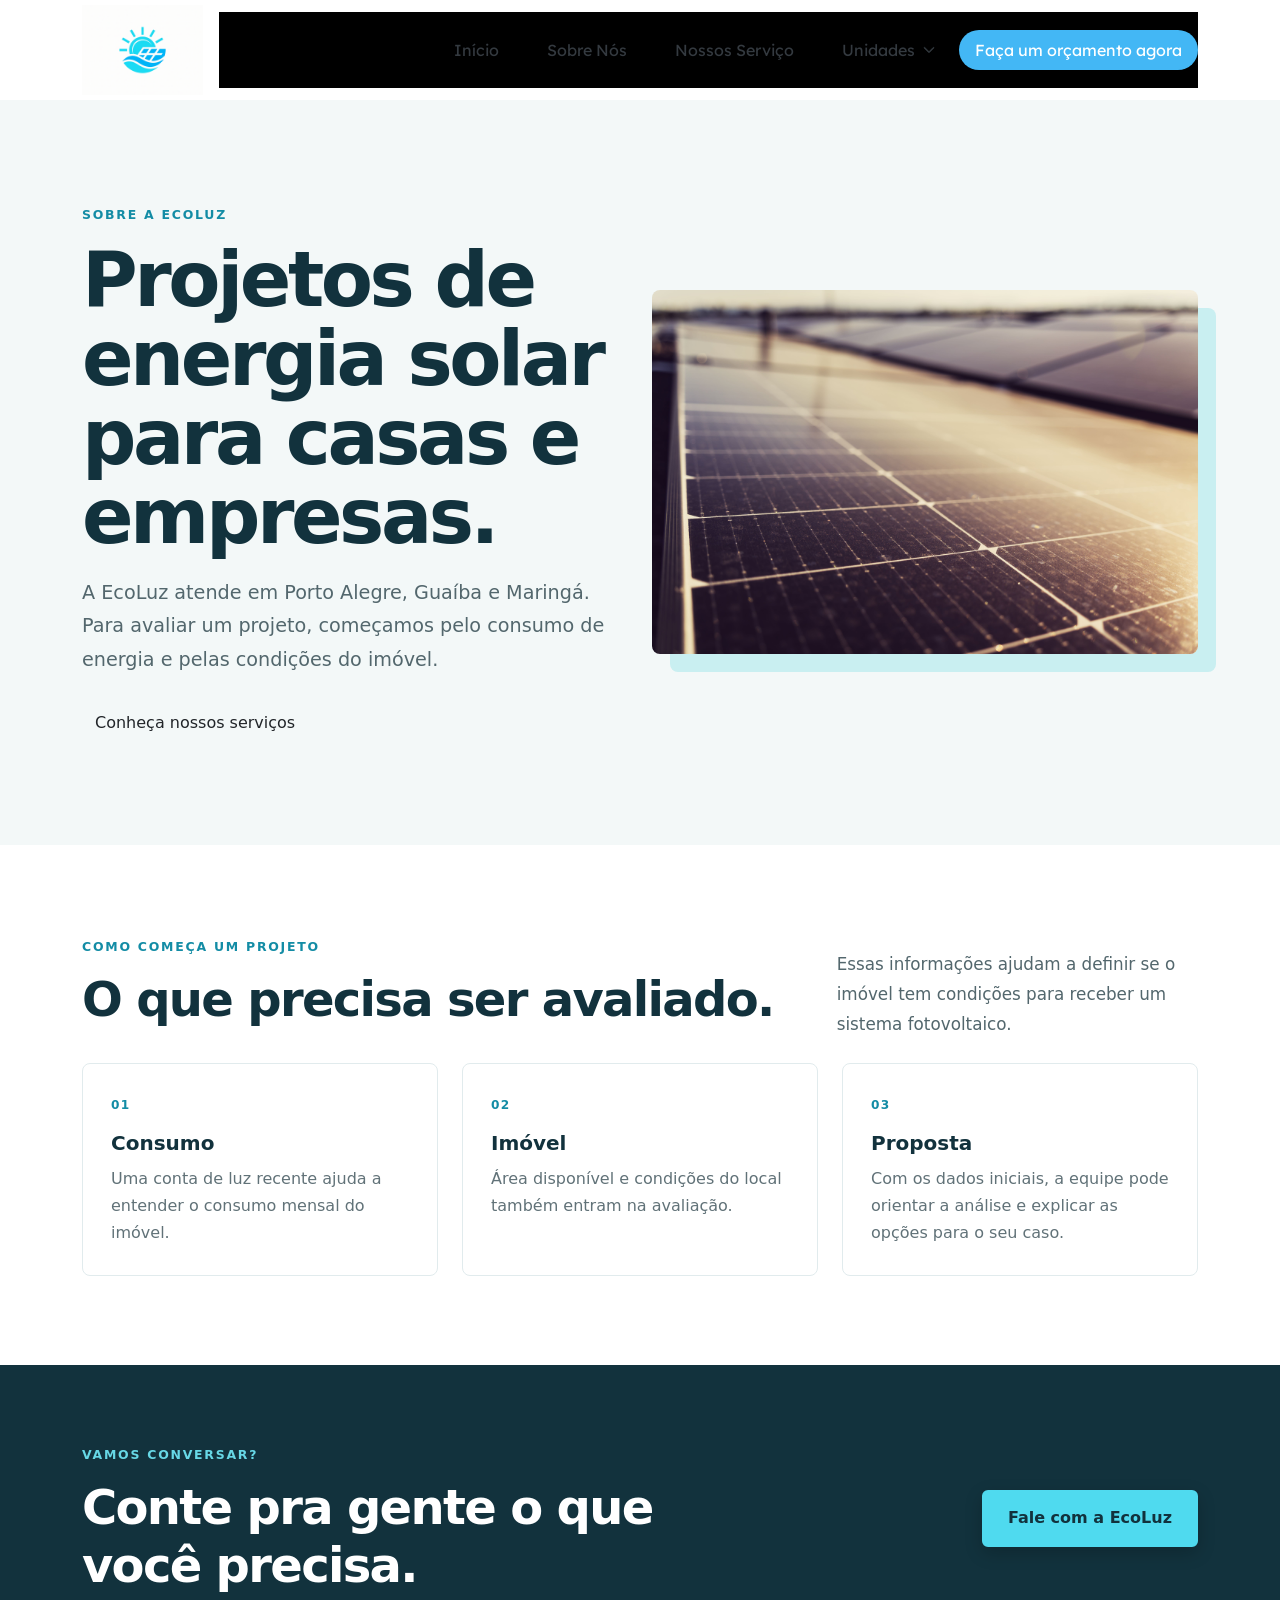
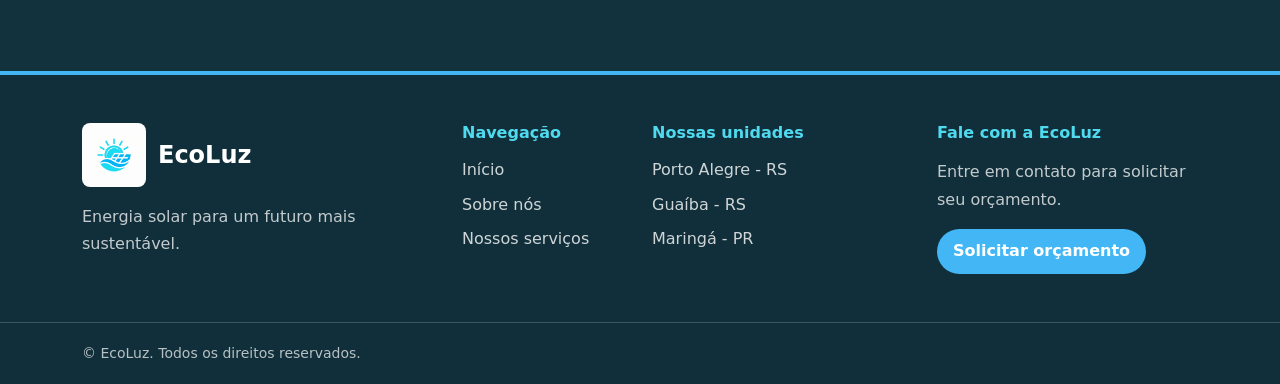
<file: sobre.html>
<!DOCTYPE html>
<html lang="pt-br">
<head>
    <meta charset="UTF-8">
    <meta name="viewport" content="width=device-width, initial-scale=1.0">
    <title>Sobre nós | EcoLuz</title>
    <link rel="stylesheet" href="style.css">
    <link href="https://cdn.jsdelivr.net/npm/bootstrap@5.0.2/dist/css/bootstrap.min.css" rel="stylesheet" integrity="sha384-EVSTQN3/azprG1Anm3QDgpJLIm9Nao0Yz1ztcQTwFspd3yD65VohhpuuCOmLASjC" crossorigin="anonymous">
    <script src="https://cdn.jsdelivr.net/npm/bootstrap@5.0.2/dist/js/bootstrap.bundle.min.js" integrity="sha384-MrcW6ZMFYlzcLA8Nl+NtUVF0sA7MsXsP1UyJoMp4YLEuNSfAP+JcXn/tWtIaxVXM" crossorigin="anonymous"></script>
</head>
<body>
<!--=============== Start Header Section  ===============-->
<header class="speedyui speedyui-header">
    <nav class="navbar navbar-expand-lg py-3 py-lg-0">
        <div class="container">
            <a class="navbar-brand" href="index.html">
                <img src="images/logo.jpg" height="90px" alt="">
            </a><!--brand identity-->
            <button class="navbar-toggler border-0 shadow-none" type="button" data-bs-toggle="collapse"
                data-bs-target="#navbarNavDropdown" aria-controls="navbarNavDropdown" aria-expanded="false"
                aria-label="Toggle navigation">
                <img src="images/interface.png" height="35px" alt="">
            </button><!--.navbar-toggler-->
            <div class="navbar-collapse collapse py-3 py-lg-0 bg-black px-4 px-lg-0" id="navbarNavDropdown">
                <ul class="navbar-nav align-items-start align-items-lg-center ms-auto mb-2 mb-lg-0">
                    <li class="nav-item py-2 py-lg-4">
                        <a class="nav-link px-lg-4 py-0" href="index.html">Início</a>
                    </li><!--.nav-item-->
                    <li class="nav-item py-2 py-lg-4">
                        <a class="nav-link px-lg-4 py-0" href="sobre.html">Sobre Nós</a>
                    </li><!--.nav-item-->
                    <li class="nav-item py-2 py-lg-4">
                        <a class="nav-link px-lg-4 py-0" href="servico.html">Nossos Serviço</a>
                    </li><!--.nav-item-->
                    <li class="nav-item dropdown px-lg-4 py-0">
                        <a class="nav-link d-flex align-items-center justify-content-lg-center gap-2 dropdown-toggle px-0 py-2 py-lg-4" href="unidades.html" role="button"
                            data-bs-toggle="dropdown" aria-expanded="false">
                            Unidades
                            <span class="mb-1">
                                <svg xmlns="http://www.w3.org/2000/svg" width="12" height="12" fill="currentColor" class="bi bi-chevron-down" viewBox="0 0 16 16">
                                    <path stroke="currentColor" stroke-width="1.2" fill-rule="evenodd" d="M1.646 4.646a.5.5 0 0 1 .708 0L8 10.293l5.646-5.647a.5.5 0 0 1 .708.708l-6 6a.5.5 0 0 1-.708 0l-6-6a.5.5 0 0 1 0-.708z"/>
                                </svg>
                            </span>
                        </a>
                        <ul class="dropdown-menu border-0 start-0">
                            <li><a class="dropdown-item py-2" href="poa.html">Porto Alegre-RS</a></li>
                            <li><a class="dropdown-item py-2" href="gua.html">Guaíba-RS</a></li>
                            <li><a class="dropdown-item py-2" href="mar.html">Maringá-PR</a></li>
                        </ul><!--.dropdown-menu-->
                    </li><!--.dropdown-->
                    <li class="nav-item">
                        <a target="_blank" href="https://wa.me/5599999999999?text=Ol%C3%A1%2C%20gostaria%20de%20realizar%20um%20or%C3%A7amento!%20Como%20podemos%20prosseguir%3F">
                            <button type="button" class="btn primary-btn text-white border-0 px-3 py-2 mt-2 mt-lg-0 rounded-pill">Faça um orçamento agora</button>
                        </a>
                    </li><!--.nav-item-->
                </ul><!--.navbar-nav-->
            </div><!--.navbar-collapse-->
        </div><!--.container-->
    </nav><!--nav-->
</header>
<!--=============== End Header Section  ===============-->
<main>
    <section class="page-hero">
        <div class="container">
            <div class="row align-items-center g-4">
                <div class="col-lg-6">
                    <span class="page-eyebrow">Sobre a EcoLuz</span>
                    <h1>Projetos de energia solar para casas e empresas.</h1>
                    <p class="page-lead">A EcoLuz atende em Porto Alegre, Guaíba e Maringá. Para avaliar um projeto, começamos pelo consumo de energia e pelas condições do imóvel.</p>
                    <a class="btn page-button" href="servico.html">Conheça nossos serviços</a>
                </div>
                <div class="col-lg-6">
                    <img class="page-hero-image" src="images/placa1.jpg" alt="Painéis solares instalados em um telhado">
                </div>
            </div>
        </div>
    </section>
    <section class="page-section">
        <div class="container">
            <div class="row align-items-end g-3 mb-4">
                <div class="col-md-8">
                    <span class="page-eyebrow">Como começa um projeto</span>
                    <h2 class="page-section-title">O que precisa ser avaliado.</h2>
                </div>
                <div class="col-md-4">
                    <p class="page-copy mb-0">Essas informações ajudam a definir se o imóvel tem condições para receber um sistema fotovoltaico.</p>
                </div>
            </div>
            <div class="row g-4">
                <div class="col-md-4">
                    <article class="page-card">
                        <span class="page-card-number">01</span>
                        <h3>Consumo</h3>
                        <p>Uma conta de luz recente ajuda a entender o consumo mensal do imóvel.</p>
                    </article>
                </div>
                <div class="col-md-4">
                    <article class="page-card">
                        <span class="page-card-number">02</span>
                        <h3>Imóvel</h3>
                        <p>Área disponível e condições do local também entram na avaliação.</p>
                    </article>
                </div>
                <div class="col-md-4">
                    <article class="page-card">
                        <span class="page-card-number">03</span>
                        <h3>Proposta</h3>
                        <p>Com os dados iniciais, a equipe pode orientar a análise e explicar as opções para o seu caso.</p>
                    </article>
                </div>
            </div>
        </div>
    </section>
    <section class="page-cta">
        <div class="container d-md-flex align-items-center justify-content-between gap-4">
            <div>
                <span class="page-eyebrow">Vamos conversar?</span>
                <h2 class="mb-md-0">Conte pra gente o que você precisa.</h2>
            </div>
            <a class="btn page-button page-button-light mt-3 mt-md-0" target="_blank" rel="noopener noreferrer" href="https://wa.me/5599999999999?text=Ol%C3%A1%2C%20gostaria%20de%20conversar%20sobre%20energia%20solar.">Fale com a EcoLuz</a>
        </div>
    </section>
</main>
<footer class="site-footer">
    <div class="container site-footer-main">
        <div class="row gy-4">
            <div class="col-12 col-md-6 col-lg-4">
                <a class="site-footer-brand" href="index.html">
                    <img src="images/logo.jpg" alt="Logo EcoLuz">
                    <span>EcoLuz</span>
                </a>
                <p class="site-footer-description mb-0">Energia solar para um futuro mais sustentável.</p>
            </div>
            <div class="col-6 col-md-3 col-lg-2">
                <h2 class="site-footer-title">Navegação</h2>
                <ul class="site-footer-links">
                    <li><a href="index.html">Início</a></li>
                    <li><a href="sobre.html">Sobre nós</a></li>
                    <li><a href="servico.html">Nossos serviços</a></li>
                </ul>
            </div>
            <div class="col-6 col-md-3 col-lg-3">
                <h2 class="site-footer-title">Nossas unidades</h2>
                <ul class="site-footer-links">
                    <li><a href="poa.html">Porto Alegre - RS</a></li>
                    <li><a href="gua.html">Guaíba - RS</a></li>
                    <li><a href="mar.html">Maringá - PR</a></li>
                </ul>
            </div>
            <div class="col-12 col-lg-3">
                <h2 class="site-footer-title">Fale com a EcoLuz</h2>
                <p class="site-footer-description mb-0">Entre em contato para solicitar seu orçamento.</p>
                <a class="site-footer-cta" target="_blank" rel="noopener noreferrer" href="https://wa.me/5599999999999?text=Ol%C3%A1%2C%20gostaria%20de%20realizar%20um%20or%C3%A7amento!%20Como%20podemos%20prosseguir%3F">Solicitar orçamento</a>
            </div>
        </div>
    </div>
    <div class="site-footer-bottom">
        <div class="container">&copy; EcoLuz. Todos os direitos reservados.</div>
    </div>
</footer>
</body>
</html>
</file>
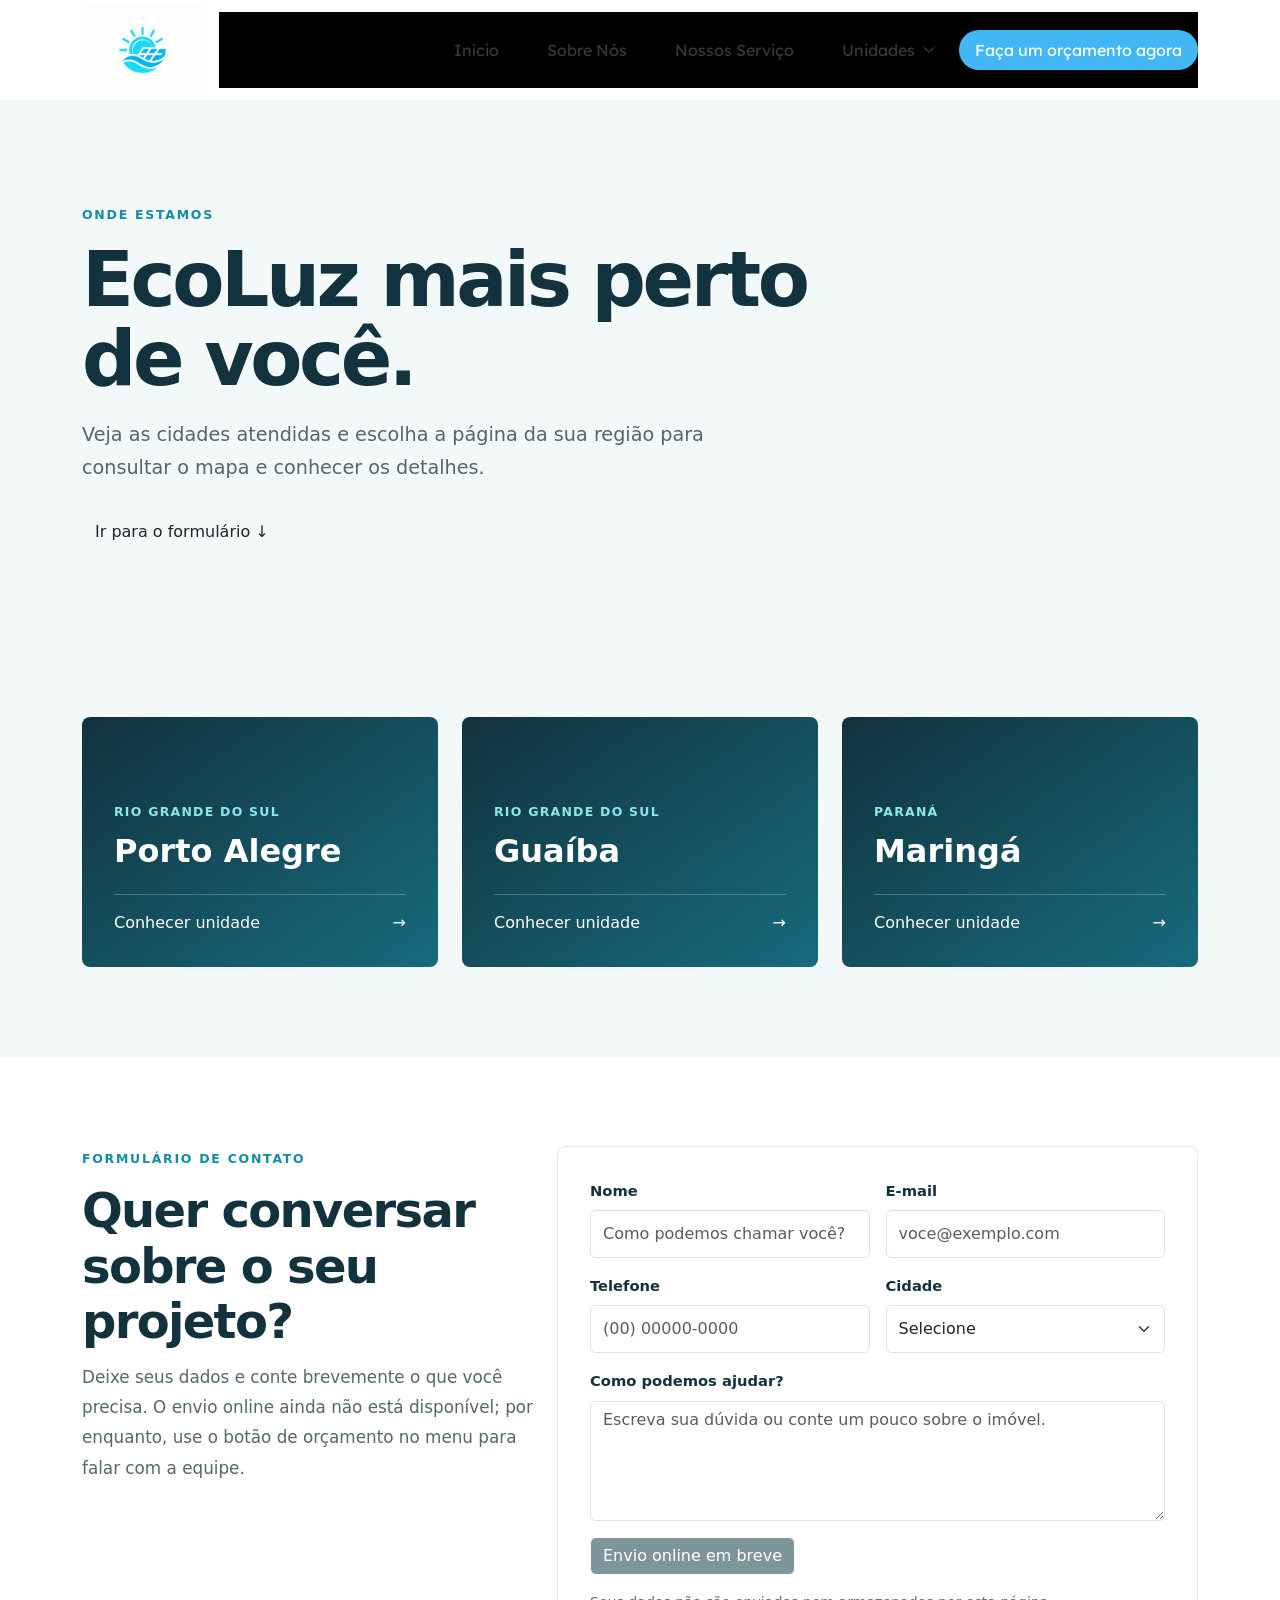
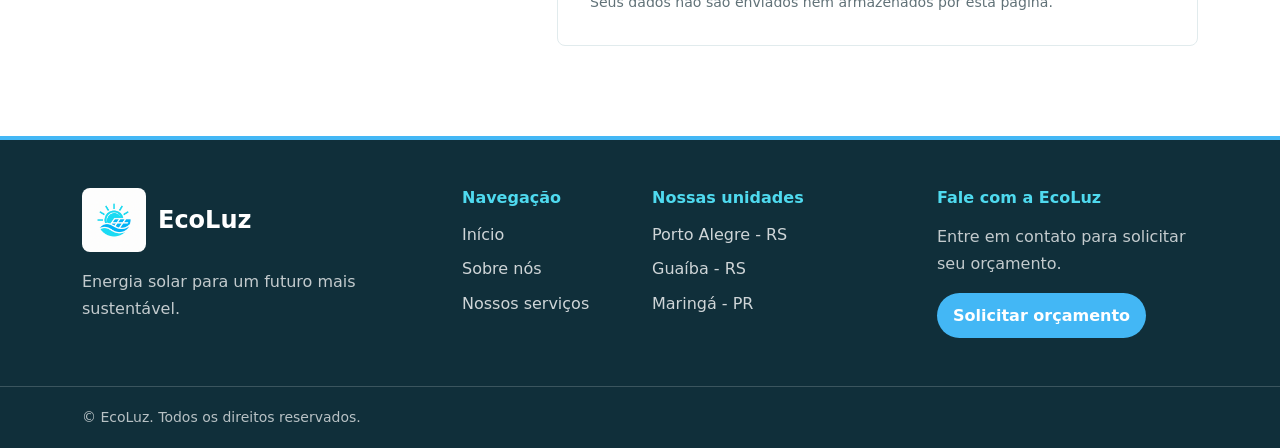
<file: unidades.html>
<!DOCTYPE html>
<html lang="pt-br">
<head>
    <meta charset="UTF-8">
    <meta name="viewport" content="width=device-width, initial-scale=1.0">
    <title>Unidades | EcoLuz</title>
    <link rel="stylesheet" href="style.css">
    <link href="https://cdn.jsdelivr.net/npm/bootstrap@5.0.2/dist/css/bootstrap.min.css" rel="stylesheet" integrity="sha384-EVSTQN3/azprG1Anm3QDgpJLIm9Nao0Yz1ztcQTwFspd3yD65VohhpuuCOmLASjC" crossorigin="anonymous">
    <script src="https://cdn.jsdelivr.net/npm/bootstrap@5.0.2/dist/js/bootstrap.bundle.min.js" integrity="sha384-MrcW6ZMFYlzcLA8Nl+NtUVF0sA7MsXsP1UyJoMp4YLEuNSfAP+JcXn/tWtIaxVXM" crossorigin="anonymous"></script>
</head>
<body>
<!--=============== Start Header Section  ===============-->
<header class="speedyui speedyui-header">
    <nav class="navbar navbar-expand-lg py-3 py-lg-0">
        <div class="container">
            <a class="navbar-brand" href="index.html">
                <img src="images/logo.jpg" height="90px" alt="">
            </a><!--brand identity-->
            <button class="navbar-toggler border-0 shadow-none" type="button" data-bs-toggle="collapse"
                data-bs-target="#navbarNavDropdown" aria-controls="navbarNavDropdown" aria-expanded="false"
                aria-label="Toggle navigation">
                <img src="images/interface.png" height="35px" alt="">
            </button><!--.navbar-toggler-->
            <div class="navbar-collapse collapse py-3 py-lg-0 bg-black px-4 px-lg-0" id="navbarNavDropdown">
                <ul class="navbar-nav align-items-start align-items-lg-center ms-auto mb-2 mb-lg-0">
                    <li class="nav-item py-2 py-lg-4">
                        <a class="nav-link px-lg-4 py-0" href="index.html">Início</a>
                    </li><!--.nav-item-->
                    <li class="nav-item py-2 py-lg-4">
                        <a class="nav-link px-lg-4 py-0" href="sobre.html">Sobre Nós</a>
                    </li><!--.nav-item-->
                    <li class="nav-item py-2 py-lg-4">
                        <a class="nav-link px-lg-4 py-0" href="servico.html">Nossos Serviço</a>
                    </li><!--.nav-item-->
                    <li class="nav-item dropdown px-lg-4 py-0">
                        <a class="nav-link d-flex align-items-center justify-content-lg-center gap-2 dropdown-toggle px-0 py-2 py-lg-4" href="unidades.html" role="button"
                            data-bs-toggle="dropdown" aria-expanded="false">
                            Unidades
                            <span class="mb-1">
                                <svg xmlns="http://www.w3.org/2000/svg" width="12" height="12" fill="currentColor" class="bi bi-chevron-down" viewBox="0 0 16 16">
                                    <path stroke="currentColor" stroke-width="1.2" fill-rule="evenodd" d="M1.646 4.646a.5.5 0 0 1 .708 0L8 10.293l5.646-5.647a.5.5 0 0 1 .708.708l-6 6a.5.5 0 0 1-.708 0l-6-6a.5.5 0 0 1 0-.708z"/>
                                </svg>
                            </span>
                        </a>
                        <ul class="dropdown-menu border-0 start-0">
                            <li><a class="dropdown-item py-2" href="poa.html">Porto Alegre-RS</a></li>
                            <li><a class="dropdown-item py-2" href="gua.html">Guaíba-RS</a></li>
                            <li><a class="dropdown-item py-2" href="mar.html">Maringá-PR</a></li>
                        </ul><!--.dropdown-menu-->
                    </li><!--.dropdown-->
                    <li class="nav-item">
                        <a target="_blank" href="https://wa.me/5599999999999?text=Ol%C3%A1%2C%20gostaria%20de%20realizar%20um%20or%C3%A7amento!%20Como%20podemos%20prosseguir%3F">
                            <button type="button" class="btn primary-btn text-white border-0 px-3 py-2 mt-2 mt-lg-0 rounded-pill">Faça um orçamento agora</button>
                        </a>
                    </li><!--.nav-item-->
                </ul><!--.navbar-nav-->
            </div><!--.navbar-collapse-->
        </div><!--.container-->
    </nav><!--nav-->
</header>
<!--=============== End Header Section  ===============-->
<main>
    <section class="page-hero page-hero-compact">
        <div class="container">
            <span class="page-eyebrow">Onde estamos</span>
            <h1>EcoLuz mais perto de você.</h1>
            <p class="page-lead page-lead-narrow">Veja as cidades atendidas e escolha a página da sua região para consultar o mapa e conhecer os detalhes.</p>
            <a class="btn page-button" href="#contato">Ir para o formulário <span aria-hidden="true">&darr;</span></a>
        </div>
    </section>
    <section class="page-section page-section-tint">
        <div class="container">
            <div class="row g-4">
                <div class="col-md-4">
                    <a class="location-card" href="poa.html">
                        <span class="location-card-state">Rio Grande do Sul</span>
                        <h2>Porto Alegre</h2>
                        <span class="location-card-link">Conhecer unidade <span aria-hidden="true">&rarr;</span></span>
                    </a>
                </div>
                <div class="col-md-4">
                    <a class="location-card" href="gua.html">
                        <span class="location-card-state">Rio Grande do Sul</span>
                        <h2>Guaíba</h2>
                        <span class="location-card-link">Conhecer unidade <span aria-hidden="true">&rarr;</span></span>
                    </a>
                </div>
                <div class="col-md-4">
                    <a class="location-card" href="mar.html">
                        <span class="location-card-state">Paraná</span>
                        <h2>Maringá</h2>
                        <span class="location-card-link">Conhecer unidade <span aria-hidden="true">&rarr;</span></span>
                    </a>
                </div>
            </div>
        </div>
    </section>
    <section class="page-section" id="contato">
        <div class="container">
            <div class="row g-4">
                <div class="col-lg-5">
                    <span class="page-eyebrow">Formulário de contato</span>
                    <h2 class="page-section-title">Quer conversar sobre o seu projeto?</h2>
                    <p class="page-copy">Deixe seus dados e conte brevemente o que você precisa. O envio online ainda não está disponível; por enquanto, use o botão de orçamento no menu para falar com a equipe.</p>
                </div>
                <div class="col-lg-7">
                    <form class="contact-form">
                        <div class="row g-3">
                            <div class="col-md-6">
                                <label class="form-label" for="contact-name">Nome</label>
                                <input class="form-control" id="contact-name" name="name" type="text" autocomplete="name" placeholder="Como podemos chamar você?">
                            </div>
                            <div class="col-md-6">
                                <label class="form-label" for="contact-email">E-mail</label>
                                <input class="form-control" id="contact-email" name="email" type="email" autocomplete="email" placeholder="voce@exemplo.com">
                            </div>
                            <div class="col-md-6">
                                <label class="form-label" for="contact-phone">Telefone</label>
                                <input class="form-control" id="contact-phone" name="phone" type="tel" autocomplete="tel" placeholder="(00) 00000-0000">
                            </div>
                            <div class="col-md-6">
                                <label class="form-label" for="contact-city">Cidade</label>
                                <select class="form-select" id="contact-city" name="city">
                                    <option value="" selected>Selecione</option>
                                    <option value="Porto Alegre - RS">Porto Alegre - RS</option>
                                    <option value="Guaíba - RS">Guaíba - RS</option>
                                    <option value="Maringá - PR">Maringá - PR</option>
                                    <option value="Outra cidade">Outra cidade</option>
                                </select>
                            </div>
                            <div class="col-12">
                                <label class="form-label" for="contact-message">Como podemos ajudar?</label>
                                <textarea class="form-control" id="contact-message" name="message" rows="4" placeholder="Escreva sua dúvida ou conte um pouco sobre o imóvel."></textarea>
                            </div>
                            <div class="col-12 d-flex flex-wrap align-items-center gap-3">
                                <button class="btn page-button" type="button" disabled>Envio online em breve</button>
                                <span class="form-note">Seus dados não são enviados nem armazenados por esta página.</span>
                            </div>
                        </div>
                    </form>
                </div>
            </div>
        </div>
    </section>
</main>
<footer class="site-footer">
    <div class="container site-footer-main">
        <div class="row gy-4">
            <div class="col-12 col-md-6 col-lg-4">
                <a class="site-footer-brand" href="index.html">
                    <img src="images/logo.jpg" alt="Logo EcoLuz">
                    <span>EcoLuz</span>
                </a>
                <p class="site-footer-description mb-0">Energia solar para um futuro mais sustentável.</p>
            </div>
            <div class="col-6 col-md-3 col-lg-2">
                <h2 class="site-footer-title">Navegação</h2>
                <ul class="site-footer-links">
                    <li><a href="index.html">Início</a></li>
                    <li><a href="sobre.html">Sobre nós</a></li>
                    <li><a href="servico.html">Nossos serviços</a></li>
                </ul>
            </div>
            <div class="col-6 col-md-3 col-lg-3">
                <h2 class="site-footer-title">Nossas unidades</h2>
                <ul class="site-footer-links">
                    <li><a href="poa.html">Porto Alegre - RS</a></li>
                    <li><a href="gua.html">Guaíba - RS</a></li>
                    <li><a href="mar.html">Maringá - PR</a></li>
                </ul>
            </div>
            <div class="col-12 col-lg-3">
                <h2 class="site-footer-title">Fale com a EcoLuz</h2>
                <p class="site-footer-description mb-0">Entre em contato para solicitar seu orçamento.</p>
                <a class="site-footer-cta" target="_blank" rel="noopener noreferrer" href="https://wa.me/5599999999999?text=Ol%C3%A1%2C%20gostaria%20de%20realizar%20um%20or%C3%A7amento!%20Como%20podemos%20prosseguir%3F">Solicitar orçamento</a>
            </div>
        </div>
    </div>
    <div class="site-footer-bottom">
        <div class="container">&copy; EcoLuz. Todos os direitos reservados.</div>
    </div>
</footer>
</body>
</html>
</file>
<file: style.css>
/*  INÍCIO DO NAVBAR  */
@import url("https://fonts.googleapis.com/css2?family=Lexend:wght@100;200;300;400;500;600;700;800;900&display=swap");
.speedyui {
  --su-primary-color: #4fdaef;
  --su-secondary-color: #43b7f5;
  font-family: "Lexend", sans-serif;
  --su-nav-link-color:var(--bs-dark);
}

.speedyui-header .nav-link {
  color: var(--bs-gray-800);
}
.speedyui-header .nav-link:hover {
  color: var(--su-primary-color);
}
.speedyui-header .navbar-collapse {
  position: static;
  width: 100%;
  box-shadow: none;
  z-index: 9;
}
@media (max-width: 991.98px) {
  .speedyui-header .navbar-collapse {
    width: auto;
    margin-right: -12px;
    margin-left: -12px;
    background-color: #102f3a;
  }
  .speedyui-header .navbar-collapse .nav-link {
    color: #fff;
  }
}
@media (min-width: 992px) {
  .speedyui-header .navbar-collapse {
    position: initial;
    box-shadow: none;
  }
}
@media (min-width: 992px) {
  .speedyui-header .dropdown:hover .dropdown-menu {
    display: block;
    opacity: 1;
    margin-top: 0.125rem;
  }
}
.speedyui-header .dropdown .dropdown-menu {
  margin-top: 0.125rem;
  transition: all 0.3s ease-in-out;
}
@media (min-width: 992px) {
  .speedyui-header .dropdown .dropdown-menu {
    opacity: 0;
    display: block;
    margin-top: 1rem;
    box-shadow: 0 0.5rem 1rem rgba(0, 0, 0, 0.15);
  }
}
.speedyui-header .dropdown .dropdown-item {
  color: var(--bs-dropdown-color);
}
.speedyui-header .dropdown .dropdown-item:hover {
  color: var(--su-primary-color);
}
.speedyui-header .dropdown .dropdown-item:active {
  color: #FFF;
  background-color: var(--su-primary-color);
}
.speedyui-header .dropdown .dropdown-toggle::after {
  display: none;
}
.speedyui-header .primary-btn {
  background-color: var(--su-secondary-color);
}
.speedyui-header .primary-btn:hover {
  background-color: var(--su-primary-color);
}

.speedyui-hero {
  padding-top: 2rem;
  padding-bottom: 2rem;
}
@media (min-width: 992px) {
  .speedyui-hero {
    padding-top: 5rem;
    padding-bottom: 5rem;
  }
}
.speedyui-hero p {
  font-size: 18px;
  line-height: 1.8;
}
.speedyui-hero h1 {
  font-weight: 500;
}
.speedyui-hero .primary-btn {
  background-color: var(--su-primary-color);
  color: #fff;
  position: relative;
  z-index: 0;
  overflow: hidden;
}
.speedyui-hero .primary-btn:after {
  transition: all 0.3s;
  height: 100%;
  left: -35%;
  top: 0;
  transform: skew(50deg);
  transition-duration: 0.6s;
  transform-origin: top left;
  width: 0;
}
.speedyui-hero .primary-btn:after, .speedyui-hero .primary-btn:before {
  background: var(--su-secondary-color);
  content: "";
  position: absolute;
  z-index: -1;
}
.speedyui-hero .primary-btn:hover:after {
  height: 100%;
  width: 135%;
}
.navbar-toggler-icon{
    background-color: #43b7f5;
}

/*  FIM DO NAVBAR  */

/*  INÍCIO DAS PÁGINAS INTERNAS  */
.page-hero {
  padding: clamp(3.5rem, 8vw, 7rem) 0;
  background: #f3f8f8;
}

.page-hero-compact {
  padding-bottom: clamp(3rem, 6vw, 5rem);
}

.page-eyebrow {
  display: inline-block;
  margin-bottom: 0.9rem;
  color: #138ca5;
  font-size: 0.78rem;
  font-weight: 700;
  letter-spacing: 0.14em;
  text-transform: uppercase;
}

.page-hero h1,
.location-hero h1 {
  max-width: 760px;
  margin-bottom: 1.25rem;
  color: #12323d;
  font-size: clamp(2.5rem, 6vw, 4.75rem);
  font-weight: 600;
  letter-spacing: -0.045em;
  line-height: 1.04;
}

.page-lead {
  max-width: 620px;
  margin-bottom: 1.75rem;
  color: #53676d;
  font-size: clamp(1.05rem, 2vw, 1.2rem);
  line-height: 1.75;
}

.page-lead-narrow {
  max-width: 650px;
}

.page-hero-image,
.location-feature-image {
  display: block;
  width: 100%;
  max-height: 440px;
  border-radius: 0.5rem;
  object-fit: cover;
}

.page-hero-image {
  min-height: 320px;
  box-shadow: 18px 18px 0 #c9eff1;
}

.page-button {
  padding: 0.8rem 1.25rem;
  border: 0;
  border-radius: 999px;
  background: #168eaa;
  color: #fff;
  font-weight: 600;
  transition: background-color 0.2s ease, transform 0.2s ease;
}

.page-button:hover {
  background: #11768d;
  color: #fff;
  transform: translateY(-2px);
}

.page-section {
  padding: clamp(3.5rem, 7vw, 6rem) 0;
}

.page-section-tint {
  background: #f3f8f8;
}

.page-section-title {
  max-width: 720px;
  margin-bottom: 0.8rem;
  color: #12323d;
  font-size: clamp(1.8rem, 3.8vw, 3rem);
  font-weight: 600;
  letter-spacing: -0.035em;
  line-height: 1.15;
}

.page-copy {
  color: #53676d;
  font-size: 1.05rem;
  line-height: 1.8;
}

.page-card {
  height: 100%;
  padding: 1.75rem;
  border: 1px solid #e1ebed;
  border-radius: 0.5rem;
  background: #fff;
}

.page-card-number {
  display: inline-block;
  margin-bottom: 1rem;
  color: #138ca5;
  font-size: 0.76rem;
  font-weight: 700;
  letter-spacing: 0.1em;
  text-transform: uppercase;
}

.page-card h3 {
  margin-bottom: 0.65rem;
  color: #12323d;
  font-size: 1.25rem;
  font-weight: 600;
}

.page-card p {
  margin-bottom: 0;
  color: #617278;
  line-height: 1.7;
}

.page-cta,
.location-hero {
  padding: clamp(3rem, 6vw, 5rem) 0;
  background: #12323d;
  color: #fff;
}

.page-cta .page-eyebrow,
.location-hero .page-eyebrow {
  color: #67d8e6;
}

.page-cta h2 {
  max-width: 700px;
  color: #fff;
  font-size: clamp(1.8rem, 4vw, 3rem);
  font-weight: 600;
  letter-spacing: -0.035em;
}

.btn.page-button-light {
  display: inline-flex;
  min-height: 52px;
  align-items: center;
  justify-content: center;
  padding: 0.9rem 1.5rem;
  border: 2px solid #4fdaef;
  background: #4fdaef;
  color: #12323d !important;
  font-size: 1rem;
  font-weight: 700;
  box-shadow: 0 6px 18px rgba(0, 0, 0, 0.2);
}

.btn.page-button-light:hover {
  border-color: #b0f2f4;
  background: #b0f2f4;
  color: #12323d !important;
  box-shadow: 0 9px 22px rgba(0, 0, 0, 0.25);
}

.btn.page-button-light:focus-visible {
  outline: 3px solid #fff;
  outline-offset: 3px;
}

.page-note {
  display: flex;
  align-items: center;
  justify-content: space-between;
  gap: 2rem;
  padding: clamp(1.5rem, 4vw, 3rem);
  border-left: 4px solid #43b7f5;
  background: #f3f8f8;
}

.service-card {
  height: 100%;
  overflow: hidden;
  border-radius: 0.5rem;
  background: #fff;
  box-shadow: 0 12px 35px rgba(18, 50, 61, 0.08);
}

.service-card-image {
  min-height: 230px;
  background-position: center;
  background-size: cover;
}

.service-card-image-project {
  background-image: url("images/placa1.jpg");
}

.service-card-image-installation {
  background-image: url("images/placa2.jpg");
}

.service-card-image-support {
  background-image: url("images/placa3.jpg");
}

.service-card-content {
  padding: 1.5rem;
}

.service-card-content h2 {
  margin-bottom: 0.7rem;
  color: #12323d;
  font-size: 1.35rem;
  font-weight: 600;
}

.service-card-content p {
  margin-bottom: 0;
  color: #617278;
  line-height: 1.7;
}

.location-card {
  display: flex;
  min-height: 250px;
  flex-direction: column;
  align-items: flex-start;
  justify-content: flex-end;
  padding: 2rem;
  border-radius: 0.5rem;
  background: linear-gradient(145deg, #12323d, #176b7d);
  color: #fff;
  text-decoration: none;
  transition: transform 0.2s ease, box-shadow 0.2s ease;
}

.location-card:hover {
  color: #fff;
  box-shadow: 0 14px 30px rgba(18, 50, 61, 0.18);
  transform: translateY(-4px);
}

.location-card-state {
  margin-bottom: 0.6rem;
  color: #8ce7ed;
  font-size: 0.78rem;
  font-weight: 700;
  letter-spacing: 0.1em;
  text-transform: uppercase;
}

.location-card h2 {
  margin-bottom: 1.5rem;
  font-size: 2rem;
  font-weight: 600;
}

.location-card-link {
  display: flex;
  width: 100%;
  justify-content: space-between;
  padding-top: 1rem;
  border-top: 1px solid rgba(255, 255, 255, 0.25);
  font-weight: 500;
}

.location-back {
  display: inline-block;
  margin-bottom: 2.5rem;
  color: rgba(255, 255, 255, 0.8);
  text-decoration: none;
}

.location-back:hover,
.text-link:hover {
  color: #4fdaef;
}

.location-form-link {
  display: block;
  margin-top: 1rem;
  color: #b0f2f4;
  font-weight: 600;
  font-size: 0.9rem;
  text-decoration: underline;
  text-underline-offset: 0.2em;
}

.location-form-link:hover {
  color: #4fdaef;
}

.location-hero h1 {
  color: #fff;
}

.location-hero .page-lead {
  max-width: 680px;
  margin-bottom: 0;
  color: rgba(255, 255, 255, 0.78);
}

.location-feature-image {
  min-height: 300px;
}

.text-link {
  color: #138ca5;
  font-weight: 600;
  text-decoration: none;
}

.map-frame {
  position: relative;
  width: 100%;
  overflow: hidden;
  border: 1px solid #dce8ea;
  border-radius: 0.5rem;
  background: #e8f0f1;
  aspect-ratio: 16 / 7;
}

.map-frame iframe {
  position: absolute;
  width: 100%;
  height: 100%;
  border: 0;
}

.contact-form {
  padding: clamp(1.25rem, 3vw, 2rem);
  border: 1px solid #e1ebed;
  border-radius: 0.5rem;
  background: #fff;
}

.contact-form .form-label {
  color: #12323d;
  font-size: 0.92rem;
  font-weight: 600;
}

.contact-form .form-control,
.contact-form .form-select {
  min-height: 48px;
  border-color: #d7e3e5;
  border-radius: 0.35rem;
}

.contact-form textarea.form-control {
  min-height: 120px;
}

.contact-form .form-control:focus,
.contact-form .form-select:focus {
  border-color: #43b7f5;
  box-shadow: 0 0 0 0.2rem rgba(67, 183, 245, 0.16);
}

.contact-form .page-button:disabled {
  background: #7d969c;
  color: #fff;
  cursor: not-allowed;
  opacity: 1;
  transform: none;
}

.form-note {
  color: #617278;
  font-size: 0.88rem;
  line-height: 1.6;
}

@media (max-width: 575.98px) {
  .page-hero-image {
    min-height: 240px;
    box-shadow: 10px 10px 0 #c9eff1;
  }

  .page-card {
    padding: 1.4rem;
  }

  .page-note {
    display: block;
  }

  .location-back {
    margin-bottom: 2rem;
  }

  .location-feature-image {
    min-height: 230px;
  }

  .map-frame {
    aspect-ratio: 1 / 1;
  }
}
/*  FIM DAS PÁGINAS INTERNAS  */

/*  INÍCIO DO FOOTER  */
.site-footer {
  border-top: 4px solid #43b7f5;
  background-color: #102f3a;
  color: #fff;
}

.site-footer-main {
  padding-top: 3rem;
  padding-bottom: 3rem;
}

.site-footer-brand {
  display: inline-flex;
  align-items: center;
  gap: 0.75rem;
  margin-bottom: 1rem;
  color: #fff;
  font-size: 1.5rem;
  font-weight: 700;
  text-decoration: none;
}

.site-footer-brand img {
  width: 4rem;
  height: 4rem;
  border-radius: 0.5rem;
  background-color: #fff;
  object-fit: cover;
}

.site-footer-description {
  max-width: 20rem;
  color: rgba(255, 255, 255, 0.75);
  line-height: 1.7;
}

.site-footer-title {
  margin-bottom: 1rem;
  color: #4fdaef;
  font-size: 1rem;
  font-weight: 700;
}

.site-footer-links {
  display: grid;
  gap: 0.65rem;
  margin: 0;
  padding: 0;
  list-style: none;
}

.site-footer-links a,
.site-footer-contact {
  color: rgba(255, 255, 255, 0.8);
  text-decoration: none;
  transition: color 0.2s ease;
}

.site-footer-links a:hover,
.site-footer-contact:hover {
  color: #4fdaef;
}

.site-footer-cta {
  display: inline-block;
  margin-top: 1rem;
  padding: 0.65rem 1rem;
  border-radius: 999px;
  background-color: #43b7f5;
  color: #fff;
  font-weight: 600;
  text-decoration: none;
  transition: background-color 0.2s ease;
}

.site-footer-cta:hover {
  background-color: #4fdaef;
  color: #102f3a;
}

.site-footer-bottom {
  padding-top: 1.25rem;
  padding-bottom: 1.25rem;
  border-top: 1px solid rgba(255, 255, 255, 0.18);
  color: rgba(255, 255, 255, 0.7);
  font-size: 0.875rem;
}

@media (max-width: 575.98px) {
  .site-footer-main {
    padding-top: 2.5rem;
    padding-bottom: 2.5rem;
  }
}
/*  FIM DO FOOTER  */

/*  INÍCIO CARROSSEL  */

.home-slideshow-section {
  width: 100%;
  height: calc(100vh - 90px);
  min-height: 420px;
}

.swiper-container {
  width: 100%;
  height: 100%;
}

.slide {
  display: flex;
  justify-content: center;
  align-items: center;
  position: relative;
  text-align: center;
  font-size: 18px;
  background: #fff;
  overflow: hidden;
}
.slide-image {
  position: absolute;
  top: -200px;
  left: -200px;
  width: calc(100% + 400px);
  height: calc(100% + 400px);
  background-position: 50% 50%;
  background-size: cover;
}
.slide-title {
  display: block;
  font-size: 4rem;
  line-height: 1;
  max-width: 50%;
  white-space: normal;
  word-break: normal;
  overflow-wrap: normal;
  hyphens: none;
  color: #FFF;
  z-index: 100;
  font-family: 'Oswald', sans-serif;
  text-transform: uppercase;
  font-weight: normal;
}
@media (min-width: 45em) {
  .slide-title {
    font-size: 7vw;
    max-width: none;
  }
}
@media (max-width: 44.999em) {
  .slide-title {
    width: 90%;
    max-width: 34rem;
    font-size: clamp(1.75rem, 8vw, 3.25rem);
    line-height: 1.08;
    text-wrap: balance;
  }
  .slideshow-navigation-button {
    width: 3.25rem;
  }
}
.slide-title span {
  white-space: pre;
  display: inline-block;
  opacity: 0;
}

.slideshow {
  position: relative;
}
.slideshow-pagination {
  position: absolute;
  bottom: 5rem;
  left: 0;
  width: 100%;
  display: flex;
  flex-wrap: wrap;
  justify-content: center;
  align-items: center;
  transition: .3s opacity;
  z-index: 10;
}
.slideshow-pagination-item {
  display: flex;
  align-items: center;
}
.slideshow-pagination-item .pagination-number {
  opacity: 0.5;
}
.slideshow-pagination-item:hover, .slideshow-pagination-item:focus {
  cursor: pointer;
}
.slideshow-pagination-item:last-of-type .pagination-separator {
  width: 0;
}
.slideshow-pagination-item.active .pagination-number {
  opacity: 1;
}
.slideshow-pagination-item.active .pagination-separator {
  width: 10vw;
}
.slideshow-navigation-button {
  position: absolute;
  top: 0;
  display: flex;
  justify-content: center;
  align-items: center;
  height: 100%;
  width: 5rem;
  z-index: 1000;
  transition: all .3s ease;
  color: #FFF;
}
.slideshow-navigation-button:hover, .slideshow-navigation-button:focus {
  cursor: pointer;
  background: rgba(0, 0, 0, 0.5);
}
.slideshow-navigation-button.prev {
  left: 0;
}
.slideshow-navigation-button.next {
  right: 0;
}

.pagination-number {
  font-size: 1.8rem;
  color: #FFF;
  font-family: 'Oswald', sans-serif;
  padding: 0 0.5rem;
}

.pagination-separator {
  display: none;
  position: relative;
  width: 40px;
  height: 2px;
  background: rgba(255, 255, 255, 0.25);
  transition: all .3s ease;
}
@media (min-width: 45em) {
  .pagination-separator {
    display: block;
  }
}
.pagination-separator-loader {
  position: absolute;
  top: 0;
  left: 0;
  width: 100%;
  height: 100%;
  background: #FFFFFF;
  transform-origin: 0 0;
}

/*  FIM CARROSSEL  */
</file>
